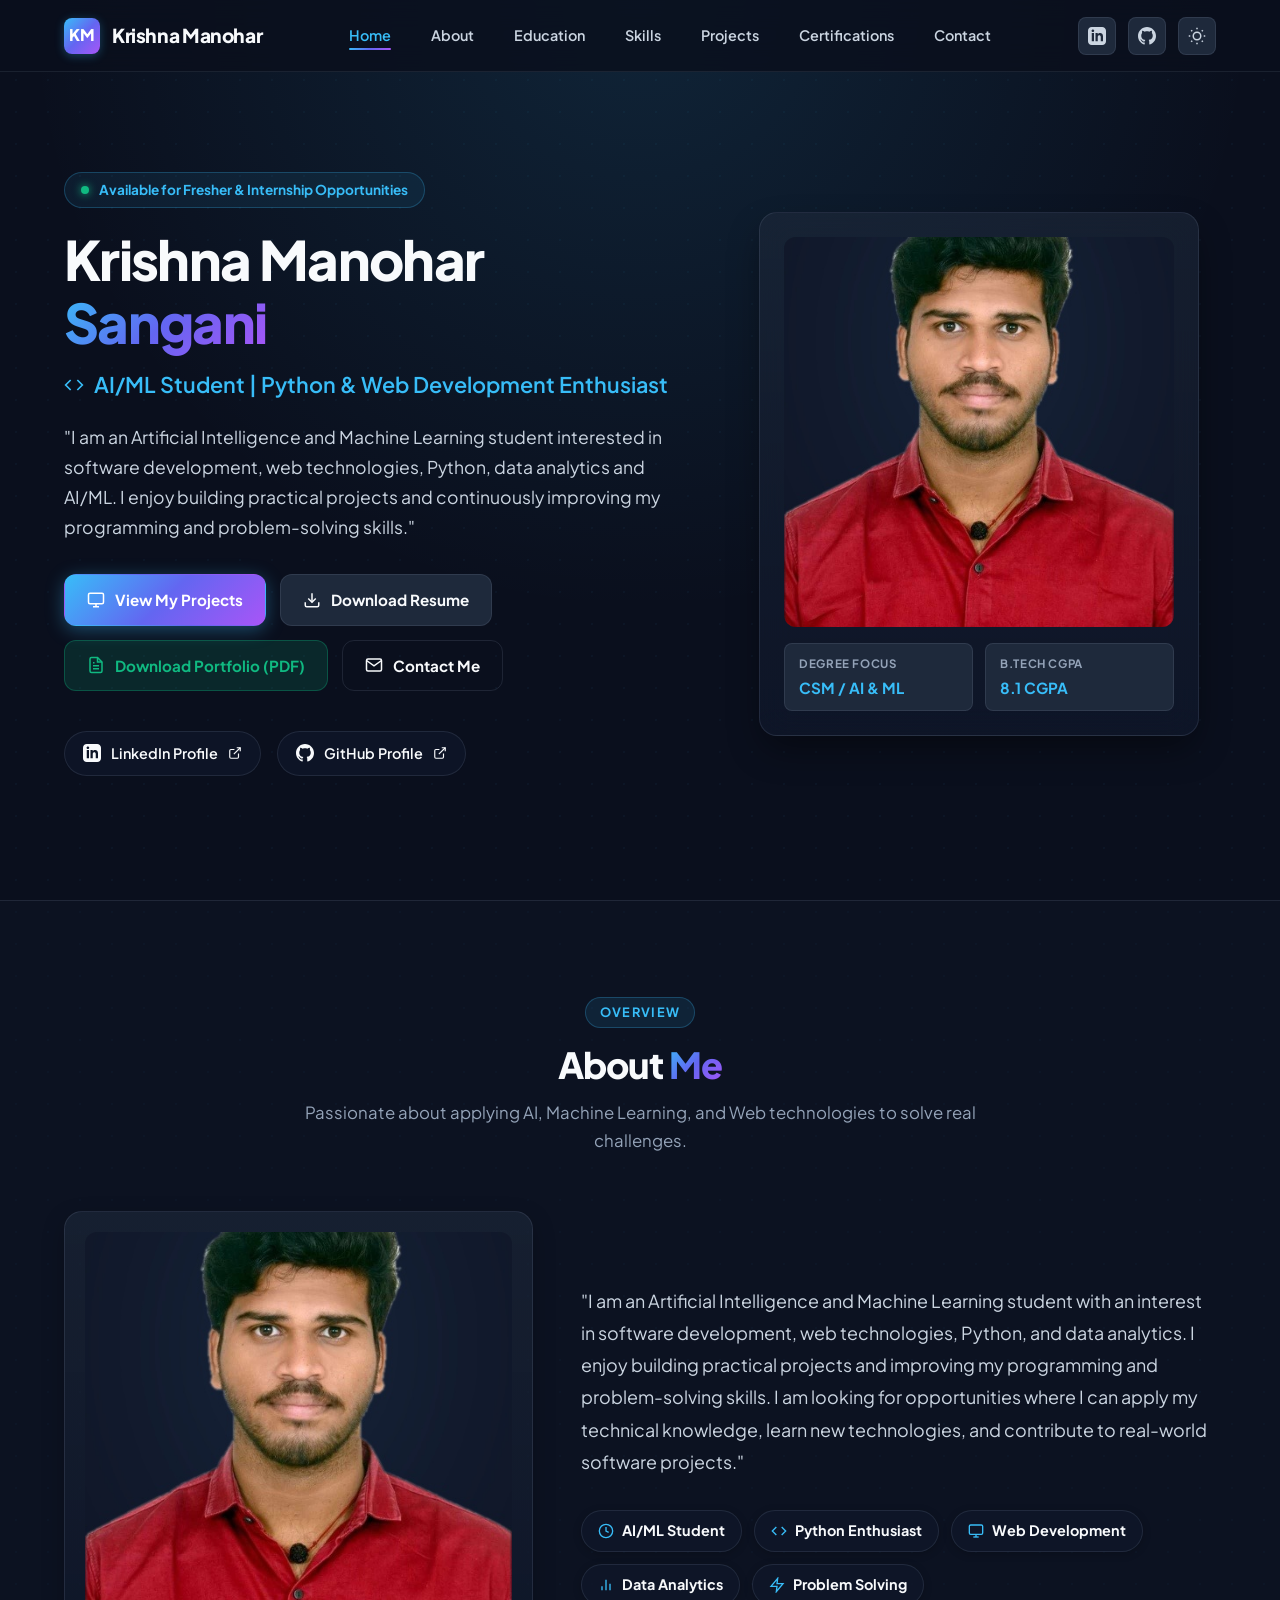
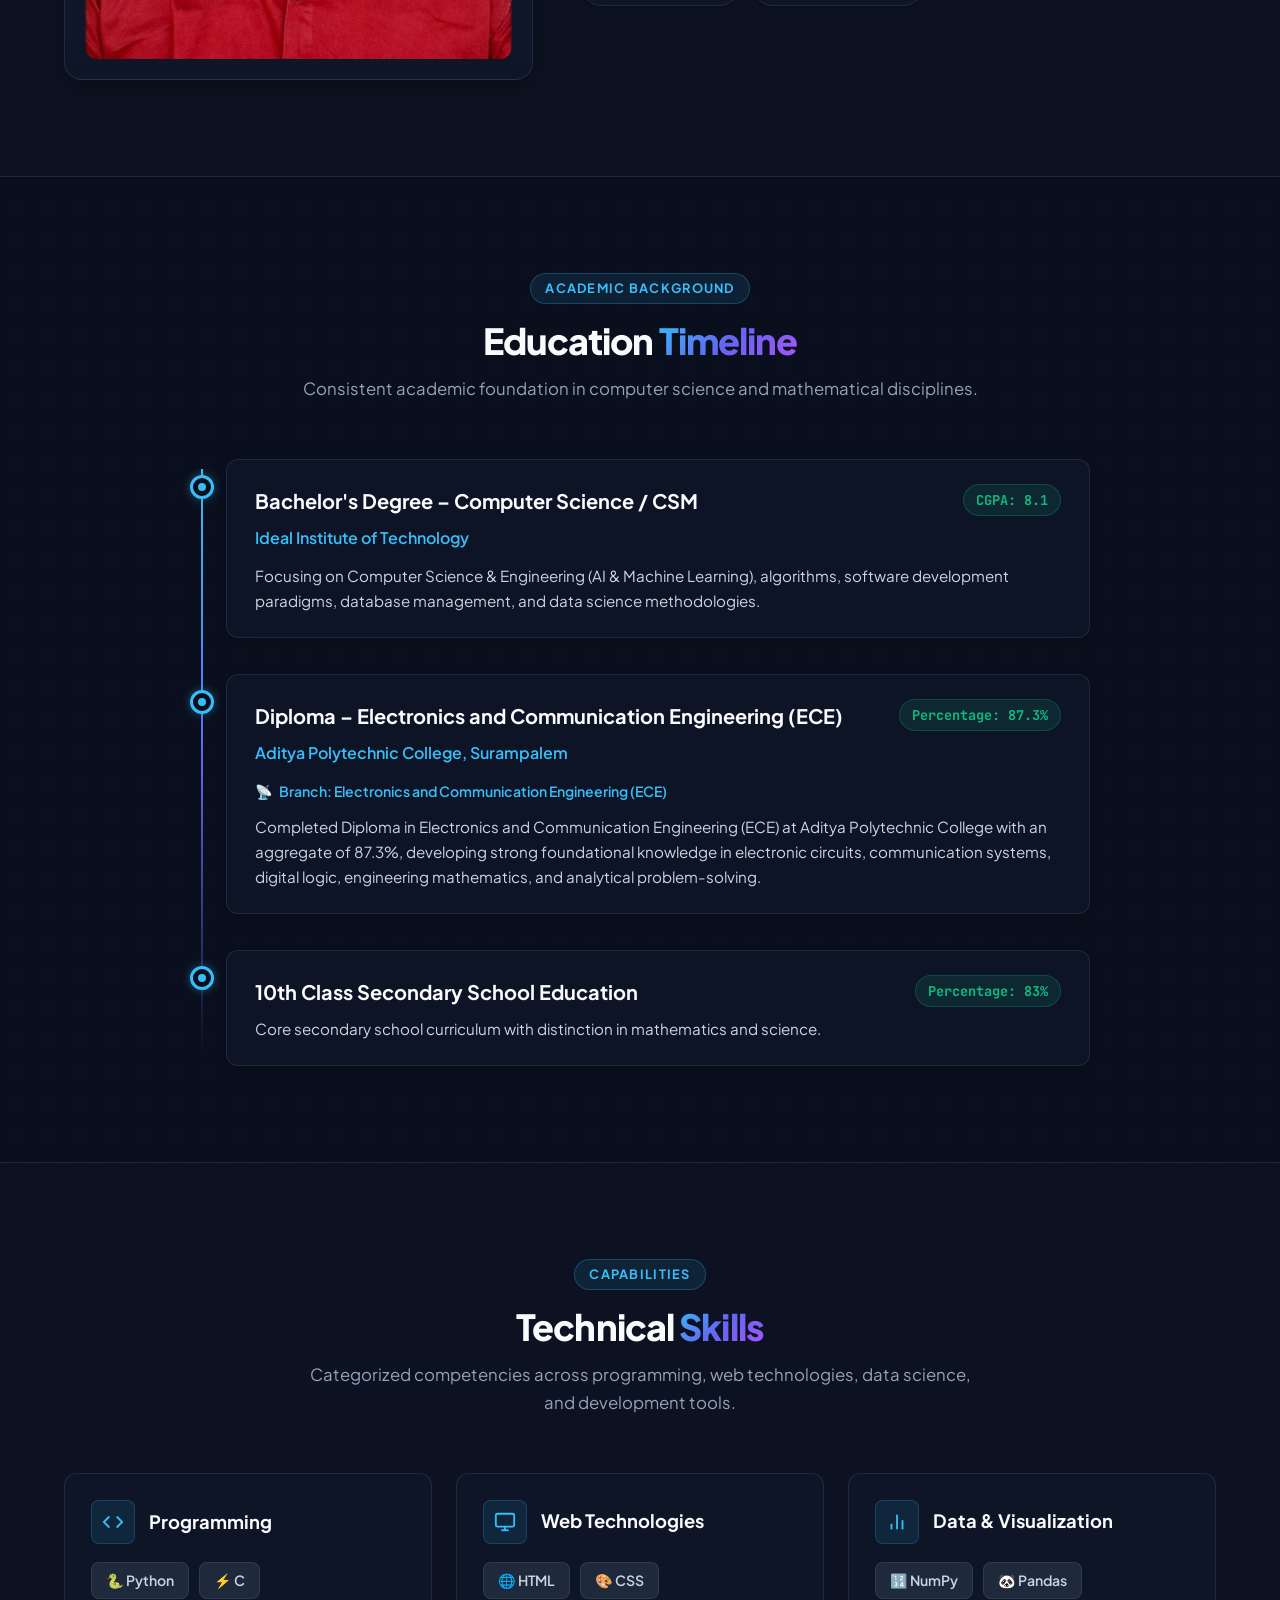
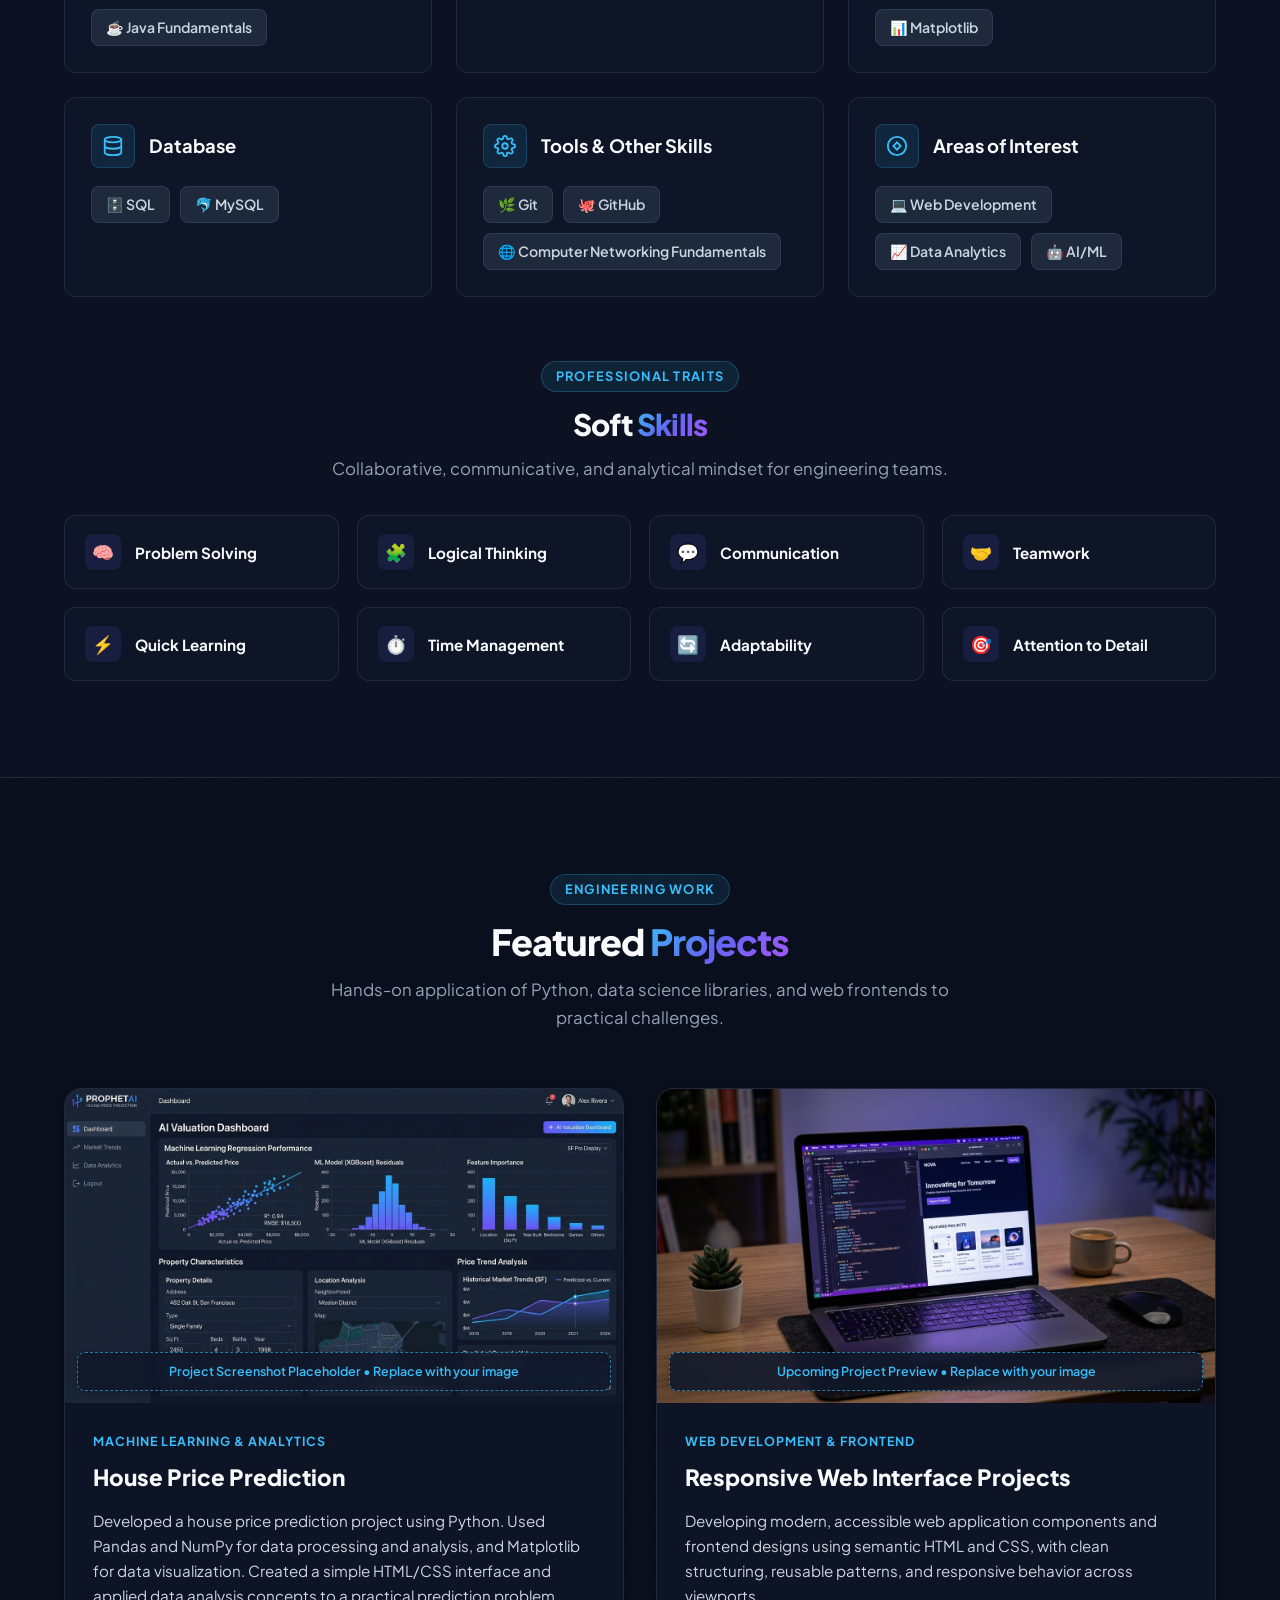
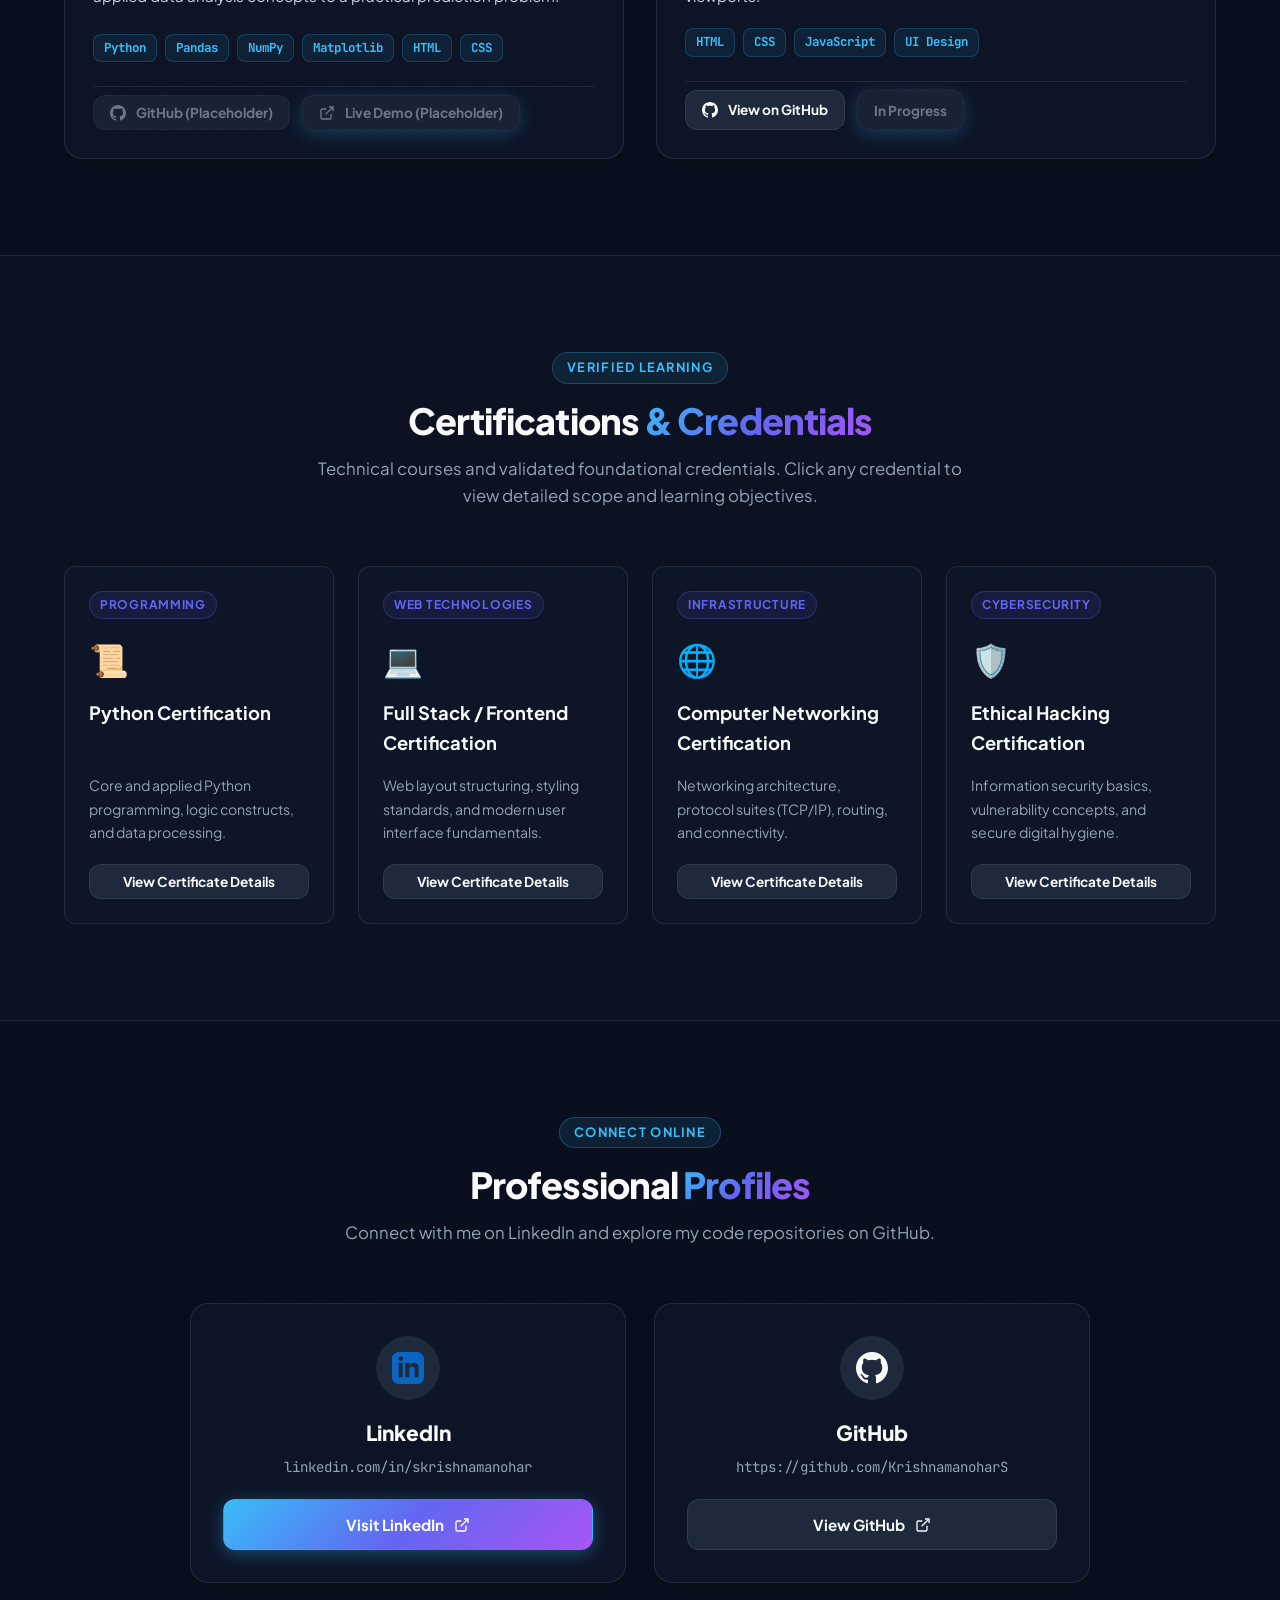
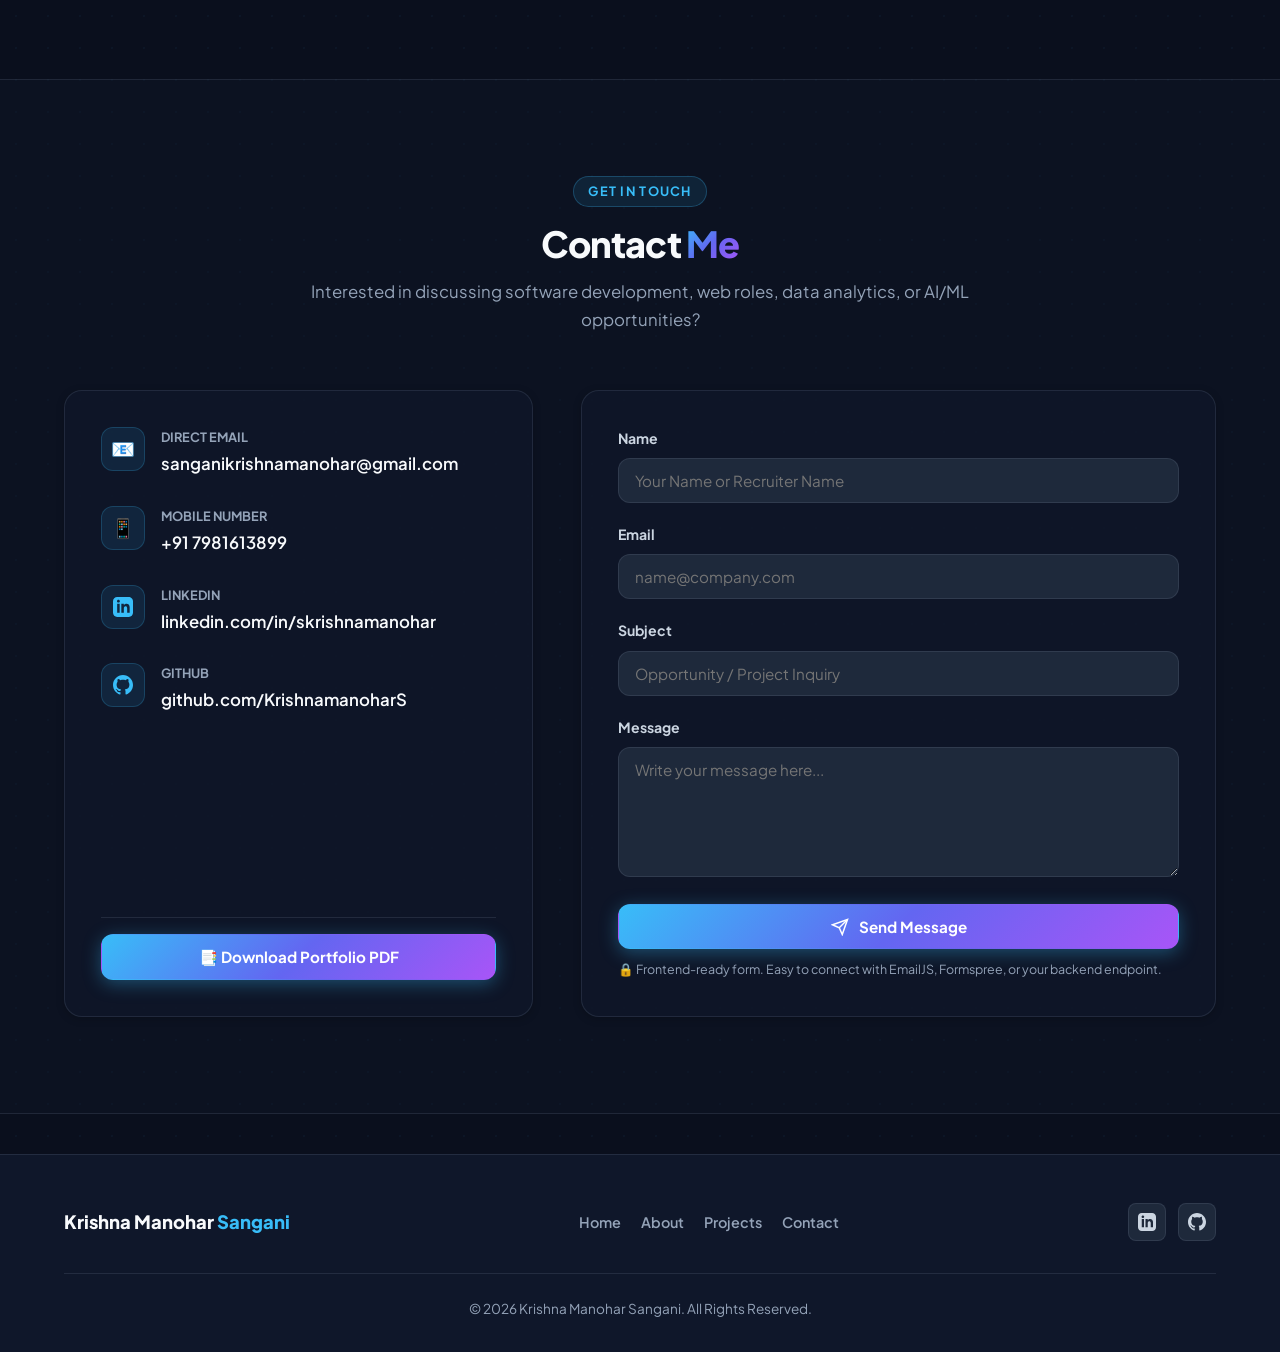
<file: index.html>
<!DOCTYPE html>
<html lang="en" data-theme="dark">
<head>
  <meta charset="UTF-8">
  <meta name="viewport" content="width=device-width, initial-scale=1.0">
  <title>Krishna Manohar Sangani | AI/ML Student Portfolio</title>
  
  <!-- SEO Meta Tags -->
  <meta name="description" content="Portfolio of Krishna Manohar Sangani - AI/ML Student, Python, Web Development, and Data Analytics enthusiast.">
  <meta name="keywords" content="Krishna Manohar Sangani, AI/ML, Python, Web Development, Data Analytics, Software Development, Ideal Institute of Technology">
  <meta name="author" content="Krishna Manohar Sangani">

  <!-- Open Graph / Social Cards -->
  <meta property="og:title" content="Krishna Manohar Sangani | AI/ML Student Portfolio">
  <meta property="og:description" content="Portfolio of Krishna Manohar Sangani - Artificial Intelligence and Machine Learning student, Python, Web Development, and Data Analytics enthusiast.">
  <meta property="og:type" content="website">
  <meta property="og:image" content="assets/images/profile_avatar.jpg">

  <!-- Twitter Card -->
  <meta name="twitter:card" content="summary_large_image">
  <meta name="twitter:title" content="Krishna Manohar Sangani | AI/ML Student Portfolio">
  <meta name="twitter:description" content="Portfolio of Krishna Manohar Sangani - Artificial Intelligence and Machine Learning student, Python, Web Development, and Data Analytics enthusiast.">
  <meta name="twitter:image" content="assets/images/profile_avatar.jpg">

  <!-- Google Fonts -->
  <link rel="preconnect" href="https://fonts.googleapis.com">
  <link rel="preconnect" href="https://fonts.gstatic.com" crossorigin>
  <link href="https://fonts.googleapis.com/css2?family=JetBrains+Mono:wght@400;500;600;700&family=Plus+Jakarta+Sans:wght@300;400;500;600;700;800&display=swap" rel="stylesheet">

  <!-- Stylesheet -->
  <link rel="stylesheet" href="assets/css/style.css">
</head>
<body>

  <!-- ==========================================================================
       Print-Only Recruiter Header (shown only when printing / saving as PDF)
       ========================================================================== -->
  <div class="print-header-contact" style="display: none;">
    <div><strong>Krishna Manohar Sangani</strong> | AI/ML Student</div>
    <div>LinkedIn: linkedin.com/in/skrishnamanohar</div>
    <div>GitHub: github.com/KrishnamanoharS</div>
    <div>Email: sanganikrishnamanohar@gmail.com</div>
    <div>Mobile: +91 7981613899</div>
  </div>

  <!-- ==========================================================================
       Sticky Navigation Bar
       ========================================================================== -->
  <header class="navbar" id="navbar">
    <div class="container nav-container">
      <a href="#home" class="nav-brand" aria-label="Krishna Manohar Sangani Home">
        <span class="brand-badge">KM</span>
        <span>Krishna Manohar</span>
      </a>

      <!-- Desktop & Mobile Navigation Links -->
      <nav>
        <ul class="nav-menu" id="nav-menu">
          <li><a href="#home" class="nav-link active">Home</a></li>
          <li><a href="#about" class="nav-link">About</a></li>
          <li><a href="#education" class="nav-link">Education</a></li>
          <li><a href="#skills" class="nav-link">Skills</a></li>
          <li><a href="#projects" class="nav-link">Projects</a></li>
          <li><a href="#certifications" class="nav-link">Certifications</a></li>
          <li><a href="#contact" class="nav-link">Contact</a></li>
        </ul>
      </nav>

      <!-- Right Navbar Action Controls -->
      <div class="nav-actions">
        <!-- LinkedIn Icon -->
        <a href="https://www.linkedin.com/in/skrishnamanohar" target="_blank" rel="noopener noreferrer" class="nav-social-btn" aria-label="Krishna Manohar on LinkedIn">
          <svg width="18" height="18" viewBox="0 0 24 24" fill="currentColor">
            <path d="M19 0h-14c-2.761 0-5 2.239-5 5v14c0 2.761 2.239 5 5 5h14c2.762 0 5-2.239 5-5v-14c0-2.761-2.738-5-5-5zm-11 19h-3v-11h3v11zm-1.5-12.268c-.966 0-1.75-.79-1.75-1.764s.784-1.764 1.75-1.764 1.75.79 1.75 1.764-.783 1.764-1.75 1.764zm13.5 12.268h-3v-5.604c0-3.368-4-3.113-4 0v5.604h-3v-11h3v1.765c1.396-2.586 7-2.777 7 2.476v6.759z"/>
          </svg>
        </a>

        <!-- GitHub Icon -->
        <a href="https://github.com/KrishnamanoharS" target="_blank" rel="noopener noreferrer" class="nav-social-btn" aria-label="Krishna Manohar on GitHub">
          <svg width="18" height="18" viewBox="0 0 24 24" fill="currentColor">
            <path d="M12 0c-6.626 0-12 5.373-12 12 0 5.302 3.438 9.8 8.207 11.387.599.111.793-.261.793-.577v-2.234c-3.338.726-4.033-1.416-4.033-1.416-.546-1.387-1.333-1.756-1.333-1.756-1.089-.745.083-.729.083-.729 1.205.084 1.839 1.237 1.839 1.237 1.07 1.834 2.807 1.304 3.492.997.107-.775.418-1.305.762-1.604-2.665-.305-5.467-1.334-5.467-5.931 0-1.311.469-2.381 1.236-3.221-.124-.303-.535-1.524.117-3.176 0 0 1.008-.322 3.301 1.23.957-.266 1.983-.399 3.003-.404 1.02.005 2.047.138 3.006.404 2.291-1.552 3.297-1.23 3.297-1.23.653 1.653.242 2.874.118 3.176.77.84 1.235 1.911 1.235 3.221 0 4.609-2.807 5.624-5.479 5.921.43.372.823 1.102.823 2.222v3.293c0 .319.192.694.801.576 4.765-1.589 8.199-6.086 8.199-11.386 0-6.627-5.373-12-12-12z"/>
          </svg>
        </a>

        <!-- Dark / Light Mode Toggle -->
        <button id="theme-toggle-btn" class="theme-toggle-btn" aria-label="Toggle theme">
          <!-- Sun Icon (shown in dark mode) -->
          <svg class="icon-sun" width="18" height="18" viewBox="0 0 24 24" fill="none" stroke="currentColor" stroke-width="2">
            <circle cx="12" cy="12" r="5"></circle>
            <line x1="12" y1="1" x2="12" y2="3"></line>
            <line x1="12" y1="21" x2="12" y2="23"></line>
            <line x1="4.22" y1="4.22" x2="5.64" y2="5.64"></line>
            <line x1="18.36" y1="18.36" x2="19.78" y2="19.78"></line>
            <line x1="1" y1="12" x2="3" y2="12"></line>
            <line x1="21" y1="12" x2="23" y2="12"></line>
            <line x1="4.22" y1="19.78" x2="5.64" y2="18.36"></line>
            <line x1="18.36" y1="5.64" x2="19.78" y2="4.22"></line>
          </svg>
          <!-- Moon Icon (shown in light mode) -->
          <svg class="icon-moon" width="18" height="18" viewBox="0 0 24 24" fill="none" stroke="currentColor" stroke-width="2">
            <path d="M21 12.79A9 9 0 1 1 11.21 3 7 7 0 0 0 21 12.79z"></path>
          </svg>
        </button>

        <!-- Mobile Hamburger Button -->
        <button id="hamburger-btn" class="hamburger-btn" aria-label="Open Navigation Menu" aria-expanded="false">
          <svg width="24" height="24" viewBox="0 0 24 24" fill="none" stroke="currentColor" stroke-width="2">
            <line x1="3" y1="12" x2="21" y2="12"></line>
            <line x1="3" y1="6" x2="21" y2="6"></line>
            <line x1="3" y1="18" x2="21" y2="18"></line>
          </svg>
        </button>
      </div>
    </div>
  </header>

  <!-- ==========================================================================
       HERO SECTION
       ========================================================================== -->
  <section class="hero-section" id="home">
    <div class="container">
      <div class="hero-grid">
        <div class="hero-text-col">
          <div class="hero-badge">
            <span class="status-dot"></span>
            <span>Available for Fresher & Internship Opportunities</span>
          </div>

          <h1 class="hero-name">
            Krishna Manohar <span class="name-gradient">Sangani</span>
          </h1>

          <div class="hero-headline">
            <svg width="20" height="20" viewBox="0 0 24 24" fill="none" stroke="currentColor" stroke-width="2">
              <polyline points="16 18 22 12 16 6"></polyline>
              <polyline points="8 6 2 12 8 18"></polyline>
            </svg>
            <span>AI/ML Student | Python & Web Development Enthusiast</span>
          </div>

          <p class="hero-intro">
            "I am an Artificial Intelligence and Machine Learning student interested in software development, web technologies, Python, data analytics and AI/ML. I enjoy building practical projects and continuously improving my programming and problem-solving skills."
          </p>

          <!-- Primary Action Buttons -->
          <div class="btn-group">
            <a href="#projects" class="btn btn-primary" id="btn-view-projects">
              <svg width="18" height="18" viewBox="0 0 24 24" fill="none" stroke="currentColor" stroke-width="2">
                <rect x="2" y="3" width="20" height="14" rx="2" ry="2"></rect>
                <line x1="8" y1="21" x2="16" y2="21"></line>
                <line x1="12" y1="17" x2="12" y2="21"></line>
              </svg>
              <span>View My Projects</span>
            </a>

            <button class="btn btn-secondary btn-download-resume" id="btn-hero-resume">
              <svg width="18" height="18" viewBox="0 0 24 24" fill="none" stroke="currentColor" stroke-width="2">
                <path d="M21 15v4a2 2 0 0 1-2 2H5a2 2 0 0 1-2-2v-4"></path>
                <polyline points="7 10 12 15 17 10"></polyline>
                <line x1="12" y1="15" x2="12" y2="3"></line>
              </svg>
              <span>Download Resume</span>
            </button>

            <!-- Important Feature: Download Portfolio as PDF -->
            <button class="btn btn-accent btn-download-portfolio" id="btn-hero-download-portfolio">
              <svg width="18" height="18" viewBox="0 0 24 24" fill="none" stroke="currentColor" stroke-width="2">
                <path d="M14 2H6a2 2 0 0 0-2 2v16a2 2 0 0 0 2 2h12a2 2 0 0 0 2-2V8z"></path>
                <polyline points="14 2 14 8 20 8"></polyline>
                <line x1="16" y1="13" x2="8" y2="13"></line>
                <line x1="16" y1="17" x2="8" y2="17"></line>
                <polyline points="10 9 9 9 8 9"></polyline>
              </svg>
              <span>Download Portfolio (PDF)</span>
            </button>

            <a href="#contact" class="btn btn-outline" id="btn-hero-contact">
              <svg width="18" height="18" viewBox="0 0 24 24" fill="none" stroke="currentColor" stroke-width="2">
                <path d="M4 4h16c1.1 0 2 .9 2 2v12c0 1.1-.9 2-2 2H4c-1.1 0-2-.9-2-2V6c0-1.1.9-2 2-2z"></path>
                <polyline points="22,6 12,13 2,6"></polyline>
              </svg>
              <span>Contact Me</span>
            </a>
          </div>

          <!-- Prominent Social Buttons -->
          <div class="hero-socials">
            <a href="https://www.linkedin.com/in/skrishnamanohar" target="_blank" rel="noopener noreferrer" class="social-pill-btn linkedin-pill" id="hero-linkedin-btn">
              <svg width="18" height="18" viewBox="0 0 24 24" fill="currentColor">
                <path d="M19 0h-14c-2.761 0-5 2.239-5 5v14c0 2.761 2.239 5 5 5h14c2.762 0 5-2.239 5-5v-14c0-2.761-2.738-5-5-5zm-11 19h-3v-11h3v11zm-1.5-12.268c-.966 0-1.75-.79-1.75-1.764s.784-1.764 1.75-1.764 1.75.79 1.75 1.764-.783 1.764-1.75 1.764zm13.5 12.268h-3v-5.604c0-3.368-4-3.113-4 0v5.604h-3v-11h3v1.765c1.396-2.586 7-2.777 7 2.476v6.759z"/>
              </svg>
              <span>LinkedIn Profile</span>
              <svg width="14" height="14" viewBox="0 0 24 24" fill="none" stroke="currentColor" stroke-width="2"><path d="M18 13v6a2 2 0 0 1-2 2H5a2 2 0 0 1-2-2V8a2 2 0 0 1 2-2h6"></path><polyline points="15 3 21 3 21 9"></polyline><line x1="10" y1="14" x2="21" y2="3"></line></svg>
            </a>

            <a href="https://github.com/KrishnamanoharS" target="_blank" rel="noopener noreferrer" class="social-pill-btn github-pill" id="hero-github-btn">
              <svg width="18" height="18" viewBox="0 0 24 24" fill="currentColor">
                <path d="M12 0c-6.626 0-12 5.373-12 12 0 5.302 3.438 9.8 8.207 11.387.599.111.793-.261.793-.577v-2.234c-3.338.726-4.033-1.416-4.033-1.416-.546-1.387-1.333-1.756-1.333-1.756-1.089-.745.083-.729.083-.729 1.205.084 1.839 1.237 1.839 1.237 1.07 1.834 2.807 1.304 3.492.997.107-.775.418-1.305.762-1.604-2.665-.305-5.467-1.334-5.467-5.931 0-1.311.469-2.381 1.236-3.221-.124-.303-.535-1.524.117-3.176 0 0 1.008-.322 3.301 1.23.957-.266 1.983-.399 3.003-.404 1.02.005 2.047.138 3.006.404 2.291-1.552 3.297-1.23 3.297-1.23.653 1.653.242 2.874.118 3.176.77.84 1.235 1.911 1.235 3.221 0 4.609-2.807 5.624-5.479 5.921.43.372.823 1.102.823 2.222v3.293c0 .319.192.694.801.576 4.765-1.589 8.199-6.086 8.199-11.386 0-6.627-5.373-12-12-12z"/>
              </svg>
              <span>GitHub Profile</span>
              <svg width="14" height="14" viewBox="0 0 24 24" fill="none" stroke="currentColor" stroke-width="2"><path d="M18 13v6a2 2 0 0 1-2 2H5a2 2 0 0 1-2-2V8a2 2 0 0 1 2-2h6"></path><polyline points="15 3 21 3 21 9"></polyline><line x1="10" y1="14" x2="21" y2="3"></line></svg>
            </a>
          </div>
        </div>

        <!-- Hero Visual Profile Card -->
        <div class="hero-visual">
          <div class="hero-visual-card">
            <div class="avatar-wrapper">
              <img src="assets/images/profile_avatar.jpg" alt="Krishna Manohar Sangani - Profile Image" class="avatar-img" id="hero-profile-avatar">
            </div>

            <div class="hero-meta-strip">
              <div class="meta-pill">
                <span class="meta-pill-label">Degree Focus</span>
                <span class="meta-pill-val">CSM / AI & ML</span>
              </div>
              <div class="meta-pill">
                <span class="meta-pill-label">B.Tech CGPA</span>
                <span class="meta-pill-val">8.1 CGPA</span>
              </div>
            </div>
          </div>
        </div>
      </div>
    </div>
  </section>

  <!-- ==========================================================================
       ABOUT SECTION
       ========================================================================== -->
  <section class="section section-alt" id="about">
    <div class="container">
      <div class="section-header">
        <div class="section-tag">Overview</div>
        <h2 class="section-title">About <span class="gradient-text">Me</span></h2>
        <p class="section-subtitle">Passionate about applying AI, Machine Learning, and Web technologies to solve real challenges.</p>
      </div>

      <div class="about-grid">
        <div class="about-photo-col">
          <div class="about-photo-card">
            <div class="about-img-box">
              <img src="assets/images/profile_avatar.jpg" alt="Krishna Manohar Sangani Profile Photo">
            </div>
          </div>
        </div>

        <div class="about-content">
          <p class="about-text">
            "I am an Artificial Intelligence and Machine Learning student with an interest in software development, web technologies, Python, and data analytics. I enjoy building practical projects and improving my programming and problem-solving skills. I am looking for opportunities where I can apply my technical knowledge, learn new technologies, and contribute to real-world software projects."
          </p>

          <!-- Small Highlights required in Section 4 -->
          <div class="about-highlights">
            <div class="highlight-badge">
              <svg width="16" height="16" viewBox="0 0 24 24" fill="none" stroke="currentColor" stroke-width="2"><circle cx="12" cy="12" r="10"></circle><polyline points="12 6 12 12 16 14"></polyline></svg>
              <span>AI/ML Student</span>
            </div>
            <div class="highlight-badge">
              <svg width="16" height="16" viewBox="0 0 24 24" fill="none" stroke="currentColor" stroke-width="2"><polyline points="16 18 22 12 16 6"></polyline><polyline points="8 6 2 12 8 18"></polyline></svg>
              <span>Python Enthusiast</span>
            </div>
            <div class="highlight-badge">
              <svg width="16" height="16" viewBox="0 0 24 24" fill="none" stroke="currentColor" stroke-width="2"><rect x="2" y="3" width="20" height="14" rx="2" ry="2"></rect><line x1="8" y1="21" x2="16" y2="21"></line><line x1="12" y1="17" x2="12" y2="21"></line></svg>
              <span>Web Development</span>
            </div>
            <div class="highlight-badge">
              <svg width="16" height="16" viewBox="0 0 24 24" fill="none" stroke="currentColor" stroke-width="2"><line x1="18" y1="20" x2="18" y2="10"></line><line x1="12" y1="20" x2="12" y2="4"></line><line x1="6" y1="20" x2="6" y2="14"></line></svg>
              <span>Data Analytics</span>
            </div>
            <div class="highlight-badge">
              <svg width="16" height="16" viewBox="0 0 24 24" fill="none" stroke="currentColor" stroke-width="2"><polygon points="13 2 3 14 12 14 11 22 21 10 12 10 13 2"></polygon></svg>
              <span>Problem Solving</span>
            </div>
          </div>
        </div>
      </div>
    </div>
  </section>

  <!-- ==========================================================================
       EDUCATION SECTION
       ========================================================================== -->
  <section class="section" id="education">
    <div class="container">
      <div class="section-header">
        <div class="section-tag">Academic Background</div>
        <h2 class="section-title">Education <span class="gradient-text">Timeline</span></h2>
        <p class="section-subtitle">Consistent academic foundation in computer science and mathematical disciplines.</p>
      </div>

      <div class="timeline">
        <!-- Degree -->
        <div class="timeline-item">
          <div class="timeline-node"></div>
          <div class="timeline-card">
            <div class="timeline-header">
              <h3 class="timeline-title">Bachelor's Degree – Computer Science / CSM</h3>
              <span class="timeline-score">CGPA: 8.1</span>
            </div>
            <div class="timeline-institution">Ideal Institute of Technology</div>
            <p class="timeline-desc">
              Focusing on Computer Science & Engineering (AI & Machine Learning), algorithms, software development paradigms, database management, and data science methodologies.
            </p>
          </div>
        </div>

        <!-- Diploma -->
        <div class="timeline-item">
          <div class="timeline-node"></div>
          <div class="timeline-card">
            <div class="timeline-header">
              <h3 class="timeline-title">Diploma – Electronics and Communication Engineering (ECE)</h3>
              <span class="timeline-score">Percentage: 87.3%</span>
            </div>
            <div class="timeline-institution">Aditya Polytechnic College, Surampalem</div>
            <div class="timeline-branch-tag" style="display: inline-flex; align-items: center; gap: 6px; font-size: 0.88rem; font-weight: 600; color: var(--accent-cyan); margin-bottom: 10px;">
              <span>📡</span> Branch: Electronics and Communication Engineering (ECE)
            </div>
            <p class="timeline-desc">
              Completed Diploma in Electronics and Communication Engineering (ECE) at Aditya Polytechnic College with an aggregate of 87.3%, developing strong foundational knowledge in electronic circuits, communication systems, digital logic, engineering mathematics, and analytical problem-solving.
            </p>
          </div>
        </div>

        <!-- 10th Class -->
        <div class="timeline-item">
          <div class="timeline-node"></div>
          <div class="timeline-card">
            <div class="timeline-header">
              <h3 class="timeline-title">10th Class Secondary School Education</h3>
              <span class="timeline-score">Percentage: 83%</span>
            </div>
            <p class="timeline-desc">
              Core secondary school curriculum with distinction in mathematics and science.
            </p>
          </div>
        </div>
      </div>
    </div>
  </section>

  <!-- ==========================================================================
       TECHNICAL SKILLS SECTION
       ========================================================================== -->
  <section class="section section-alt" id="skills">
    <div class="container">
      <div class="section-header">
        <div class="section-tag">Capabilities</div>
        <h2 class="section-title">Technical <span class="gradient-text">Skills</span></h2>
        <p class="section-subtitle">Categorized competencies across programming, web technologies, data science, and development tools.</p>
      </div>

      <div class="skills-grid">
        <!-- Programming -->
        <div class="skill-card">
          <div class="skill-card-head">
            <div class="skill-icon-box">
              <svg width="22" height="22" viewBox="0 0 24 24" fill="none" stroke="currentColor" stroke-width="2"><polyline points="16 18 22 12 16 6"></polyline><polyline points="8 6 2 12 8 18"></polyline></svg>
            </div>
            <h3 class="skill-category-title">Programming</h3>
          </div>
          <div class="skill-pill-list">
            <span class="skill-badge">🐍 Python</span>
            <span class="skill-badge">⚡ C</span>
            <span class="skill-badge">☕ Java Fundamentals</span>
          </div>
        </div>

        <!-- Web Technologies -->
        <div class="skill-card">
          <div class="skill-card-head">
            <div class="skill-icon-box">
              <svg width="22" height="22" viewBox="0 0 24 24" fill="none" stroke="currentColor" stroke-width="2"><rect x="2" y="3" width="20" height="14" rx="2" ry="2"></rect><line x1="8" y1="21" x2="16" y2="21"></line><line x1="12" y1="17" x2="12" y2="21"></line></svg>
            </div>
            <h3 class="skill-category-title">Web Technologies</h3>
          </div>
          <div class="skill-pill-list">
            <span class="skill-badge">🌐 HTML</span>
            <span class="skill-badge">🎨 CSS</span>
          </div>
        </div>

        <!-- Data & Visualization -->
        <div class="skill-card">
          <div class="skill-card-head">
            <div class="skill-icon-box">
              <svg width="22" height="22" viewBox="0 0 24 24" fill="none" stroke="currentColor" stroke-width="2"><line x1="18" y1="20" x2="18" y2="10"></line><line x1="12" y1="20" x2="12" y2="4"></line><line x1="6" y1="20" x2="6" y2="14"></line></svg>
            </div>
            <h3 class="skill-category-title">Data & Visualization</h3>
          </div>
          <div class="skill-pill-list">
            <span class="skill-badge">🔢 NumPy</span>
            <span class="skill-badge">🐼 Pandas</span>
            <span class="skill-badge">📊 Matplotlib</span>
          </div>
        </div>

        <!-- Database -->
        <div class="skill-card">
          <div class="skill-card-head">
            <div class="skill-icon-box">
              <svg width="22" height="22" viewBox="0 0 24 24" fill="none" stroke="currentColor" stroke-width="2"><ellipse cx="12" cy="5" rx="9" ry="3"></ellipse><path d="M21 12c0 1.66-4 3-9 3s-9-1.34-9-3"></path><path d="M3 5v14c0 1.66 4 3 9 3s9-1.34 9-3V5"></path></svg>
            </div>
            <h3 class="skill-category-title">Database</h3>
          </div>
          <div class="skill-pill-list">
            <span class="skill-badge">🗄️ SQL</span>
            <span class="skill-badge">🐬 MySQL</span>
          </div>
        </div>

        <!-- Tools & Other Skills -->
        <div class="skill-card">
          <div class="skill-card-head">
            <div class="skill-icon-box">
              <svg width="22" height="22" viewBox="0 0 24 24" fill="none" stroke="currentColor" stroke-width="2"><circle cx="12" cy="12" r="3"></circle><path d="M19.4 15a1.65 1.65 0 0 0 .33 1.82l.06.06a2 2 0 0 1 0 2.83 2 2 0 0 1-2.83 0l-.06-.06a1.65 1.65 0 0 0-1.82-.33 1.65 1.65 0 0 0-1 1.51V21a2 2 0 0 1-2 2 2 2 0 0 1-2-2v-.09A1.65 1.65 0 0 0 9 19.4a1.65 1.65 0 0 0-1.82.33l-.06.06a2 2 0 0 1-2.83 0 2 2 0 0 1 0-2.83l.06-.06a1.65 1.65 0 0 0 .33-1.82 1.65 1.65 0 0 0-1.51-1H3a2 2 0 0 1-2-2 2 2 0 0 1 2-2h.09A1.65 1.65 0 0 0 4.6 9a1.65 1.65 0 0 0-.33-1.82l-.06-.06a2 2 0 0 1 0-2.83 2 2 0 0 1 2.83 0l.06.06a1.65 1.65 0 0 0 1.82.33H9a1.65 1.65 0 0 0 1-1.51V3a2 2 0 0 1 2-2 2 2 0 0 1 2 2v.09a1.65 1.65 0 0 0 1 1.51 1.65 1.65 0 0 0 1.82-.33l.06-.06a2 2 0 0 1 2.83 0 2 2 0 0 1 0 2.83l-.06.06a1.65 1.65 0 0 0-.33 1.82V9a1.65 1.65 0 0 0 1.51 1H21a2 2 0 0 1 2 2 2 2 0 0 1-2 2h-.09a1.65 1.65 0 0 0-1.51 1z"></path></svg>
            </div>
            <h3 class="skill-category-title">Tools & Other Skills</h3>
          </div>
          <div class="skill-pill-list">
            <span class="skill-badge">🌿 Git</span>
            <span class="skill-badge">🐙 GitHub</span>
            <span class="skill-badge">🌐 Computer Networking Fundamentals</span>
          </div>
        </div>

        <!-- Areas of Interest -->
        <div class="skill-card">
          <div class="skill-card-head">
            <div class="skill-icon-box">
              <svg width="22" height="22" viewBox="0 0 24 24" fill="none" stroke="currentColor" stroke-width="2"><circle cx="12" cy="12" r="10"></circle><polygon points="12 8 8 12 12 16 16 12 12 8"></polygon></svg>
            </div>
            <h3 class="skill-category-title">Areas of Interest</h3>
          </div>
          <div class="skill-pill-list">
            <span class="skill-badge">💻 Web Development</span>
            <span class="skill-badge">📈 Data Analytics</span>
            <span class="skill-badge">🤖 AI/ML</span>
          </div>
        </div>
      </div>

      <!-- ==========================================================================
           SOFT SKILLS SUB-SECTION
           ========================================================================== -->
      <div style="margin-top: 64px;">
        <div class="section-header" style="margin-bottom: 32px;">
          <div class="section-tag">Professional Traits</div>
          <h3 class="section-title" style="font-size: 1.85rem;">Soft <span class="gradient-text">Skills</span></h3>
          <p class="section-subtitle">Collaborative, communicative, and analytical mindset for engineering teams.</p>
        </div>

        <div class="soft-skills-grid">
          <div class="soft-skill-card">
            <div class="soft-skill-icon">🧠</div>
            <span class="soft-skill-name">Problem Solving</span>
          </div>
          <div class="soft-skill-card">
            <div class="soft-skill-icon">🧩</div>
            <span class="soft-skill-name">Logical Thinking</span>
          </div>
          <div class="soft-skill-card">
            <div class="soft-skill-icon">💬</div>
            <span class="soft-skill-name">Communication</span>
          </div>
          <div class="soft-skill-card">
            <div class="soft-skill-icon">🤝</div>
            <span class="soft-skill-name">Teamwork</span>
          </div>
          <div class="soft-skill-card">
            <div class="soft-skill-icon">⚡</div>
            <span class="soft-skill-name">Quick Learning</span>
          </div>
          <div class="soft-skill-card">
            <div class="soft-skill-icon">⏱️</div>
            <span class="soft-skill-name">Time Management</span>
          </div>
          <div class="soft-skill-card">
            <div class="soft-skill-icon">🔄</div>
            <span class="soft-skill-name">Adaptability</span>
          </div>
          <div class="soft-skill-card">
            <div class="soft-skill-icon">🎯</div>
            <span class="soft-skill-name">Attention to Detail</span>
          </div>
        </div>
      </div>
    </div>
  </section>

  <!-- ==========================================================================
       PROJECTS SECTION
       ========================================================================== -->
  <section class="section" id="projects">
    <div class="container">
      <div class="section-header">
        <div class="section-tag">Engineering Work</div>
        <h2 class="section-title">Featured <span class="gradient-text">Projects</span></h2>
        <p class="section-subtitle">Hands-on application of Python, data science libraries, and web frontends to practical challenges.</p>
      </div>

      <div class="projects-grid">
        <!-- Project 1: House Price Prediction -->
        <article class="project-card">
          <div class="project-media-wrap">
            <img src="assets/images/house_price_prediction.jpg" alt="House Price Prediction Dashboard Screenshot" class="project-img">
            <div class="placeholder-badge">
              <span>Project Screenshot Placeholder • Replace with your image</span>
            </div>
          </div>
          <div class="project-body">
            <div class="project-category">Machine Learning & Analytics</div>
            <h3 class="project-title">House Price Prediction</h3>
            <p class="project-desc">
              Developed a house price prediction project using Python. Used Pandas and NumPy for data processing and analysis, and Matplotlib for data visualization. Created a simple HTML/CSS interface and applied data analysis concepts to a practical prediction problem.
            </p>
            <div class="tech-tag-list">
              <span class="tech-tag">Python</span>
              <span class="tech-tag">Pandas</span>
              <span class="tech-tag">NumPy</span>
              <span class="tech-tag">Matplotlib</span>
              <span class="tech-tag">HTML</span>
              <span class="tech-tag">CSS</span>
            </div>
            <div class="project-actions">
              <!-- Configurable Placeholder Buttons -->
              <button class="btn btn-secondary btn-sm btn-disabled-placeholder" data-type="GitHub Repository" title="GitHub Repository Placeholder">
                <svg width="16" height="16" viewBox="0 0 24 24" fill="currentColor">
                  <path d="M12 0c-6.626 0-12 5.373-12 12 0 5.302 3.438 9.8 8.207 11.387.599.111.793-.261.793-.577v-2.234c-3.338.726-4.033-1.416-4.033-1.416-.546-1.387-1.333-1.756-1.333-1.756-1.089-.745.083-.729.083-.729 1.205.084 1.839 1.237 1.839 1.237 1.07 1.834 2.807 1.304 3.492.997.107-.775.418-1.305.762-1.604-2.665-.305-5.467-1.334-5.467-5.931 0-1.311.469-2.381 1.236-3.221-.124-.303-.535-1.524.117-3.176 0 0 1.008-.322 3.301 1.23.957-.266 1.983-.399 3.003-.404 1.02.005 2.047.138 3.006.404 2.291-1.552 3.297-1.23 3.297-1.23.653 1.653.242 2.874.118 3.176.77.84 1.235 1.911 1.235 3.221 0 4.609-2.807 5.624-5.479 5.921.43.372.823 1.102.823 2.222v3.293c0 .319.192.694.801.576 4.765-1.589 8.199-6.086 8.199-11.386 0-6.627-5.373-12-12-12z"/>
                </svg>
                <span>GitHub (Placeholder)</span>
              </button>

              <button class="btn btn-primary btn-sm btn-disabled-placeholder" data-type="Live Demo" title="Live Demo Placeholder">
                <svg width="16" height="16" viewBox="0 0 24 24" fill="none" stroke="currentColor" stroke-width="2">
                  <path d="M18 13v6a2 2 0 0 1-2 2H5a2 2 0 0 1-2-2V8a2 2 0 0 1 2-2h6"></path>
                  <polyline points="15 3 21 3 21 9"></polyline>
                  <line x1="10" y1="14" x2="21" y2="3"></line>
                </svg>
                <span>Live Demo (Placeholder)</span>
              </button>
            </div>
          </div>
        </article>

        <!-- Project 2 (Future Project Slot) -->
        <article class="project-card">
          <div class="project-media-wrap">
            <img src="assets/images/web_dev_preview.jpg" alt="Web Development Project Preview" class="project-img">
            <div class="placeholder-badge">
              <span>Upcoming Project Preview • Replace with your image</span>
            </div>
          </div>
          <div class="project-body">
            <div class="project-category">Web Development & Frontend</div>
            <h3 class="project-title">Responsive Web Interface Projects</h3>
            <p class="project-desc">
              Developing modern, accessible web application components and frontend designs using semantic HTML and CSS, with clean structuring, reusable patterns, and responsive behavior across viewports.
            </p>
            <div class="tech-tag-list">
              <span class="tech-tag">HTML</span>
              <span class="tech-tag">CSS</span>
              <span class="tech-tag">JavaScript</span>
              <span class="tech-tag">UI Design</span>
            </div>
            <div class="project-actions">
              <a href="https://github.com/KrishnamanoharS" target="_blank" rel="noopener noreferrer" class="btn btn-secondary btn-sm">
                <svg width="16" height="16" viewBox="0 0 24 24" fill="currentColor">
                  <path d="M12 0c-6.626 0-12 5.373-12 12 0 5.302 3.438 9.8 8.207 11.387.599.111.793-.261.793-.577v-2.234c-3.338.726-4.033-1.416-4.033-1.416-.546-1.387-1.333-1.756-1.333-1.756-1.089-.745.083-.729.083-.729 1.205.084 1.839 1.237 1.839 1.237 1.07 1.834 2.807 1.304 3.492.997.107-.775.418-1.305.762-1.604-2.665-.305-5.467-1.334-5.467-5.931 0-1.311.469-2.381 1.236-3.221-.124-.303-.535-1.524.117-3.176 0 0 1.008-.322 3.301 1.23.957-.266 1.983-.399 3.003-.404 1.02.005 2.047.138 3.006.404 2.291-1.552 3.297-1.23 3.297-1.23.653 1.653.242 2.874.118 3.176.77.84 1.235 1.911 1.235 3.221 0 4.609-2.807 5.624-5.479 5.921.43.372.823 1.102.823 2.222v3.293c0 .319.192.694.801.576 4.765-1.589 8.199-6.086 8.199-11.386 0-6.627-5.373-12-12-12z"/>
                </svg>
                <span>View on GitHub</span>
              </a>

              <button class="btn btn-primary btn-sm btn-disabled-placeholder" data-type="Live Demo" title="Demo in development">
                <span>In Progress</span>
              </button>
            </div>
          </div>
        </article>
      </div>
    </div>
  </section>

  <!-- ==========================================================================
       CERTIFICATIONS SECTION
       ========================================================================== -->
  <section class="section section-alt" id="certifications">
    <div class="container">
      <div class="section-header">
        <div class="section-tag">Verified Learning</div>
        <h2 class="section-title">Certifications <span class="gradient-text">& Credentials</span></h2>
        <p class="section-subtitle">Technical courses and validated foundational credentials. Click any credential to view detailed scope and learning objectives.</p>
      </div>

      <div class="cert-grid">
        <!-- Python Certification -->
        <div class="cert-card">
          <div class="cert-badge-top">Programming</div>
          <div class="cert-icon">📜</div>
          <h3 class="cert-title">Python Certification</h3>
          <p style="font-size: 0.88rem; color: var(--text-muted); margin-bottom: 20px;">
            Core and applied Python programming, logic constructs, and data processing.
          </p>
          <button class="btn btn-secondary btn-sm" data-cert-id="cert-python" style="margin-top: auto;">
            <span>View Certificate Details</span>
          </button>
        </div>

        <!-- Full Stack / Frontend Certification -->
        <div class="cert-card">
          <div class="cert-badge-top">Web Technologies</div>
          <div class="cert-icon">💻</div>
          <h3 class="cert-title">Full Stack / Frontend Certification</h3>
          <p style="font-size: 0.88rem; color: var(--text-muted); margin-bottom: 20px;">
            Web layout structuring, styling standards, and modern user interface fundamentals.
          </p>
          <button class="btn btn-secondary btn-sm" data-cert-id="cert-fullstack" style="margin-top: auto;">
            <span>View Certificate Details</span>
          </button>
        </div>

        <!-- Computer Networking Certification -->
        <div class="cert-card">
          <div class="cert-badge-top">Infrastructure</div>
          <div class="cert-icon">🌐</div>
          <h3 class="cert-title">Computer Networking Certification</h3>
          <p style="font-size: 0.88rem; color: var(--text-muted); margin-bottom: 20px;">
            Networking architecture, protocol suites (TCP/IP), routing, and connectivity.
          </p>
          <button class="btn btn-secondary btn-sm" data-cert-id="cert-networking" style="margin-top: auto;">
            <span>View Certificate Details</span>
          </button>
        </div>

        <!-- Ethical Hacking Certification -->
        <div class="cert-card">
          <div class="cert-badge-top">Cybersecurity</div>
          <div class="cert-icon">🛡️</div>
          <h3 class="cert-title">Ethical Hacking Certification</h3>
          <p style="font-size: 0.88rem; color: var(--text-muted); margin-bottom: 20px;">
            Information security basics, vulnerability concepts, and secure digital hygiene.
          </p>
          <button class="btn btn-secondary btn-sm" data-cert-id="cert-ethicalhacking" style="margin-top: auto;">
            <span>View Certificate Details</span>
          </button>
        </div>
      </div>
    </div>
  </section>

  <!-- ==========================================================================
       SOCIAL MEDIA SECTION (DEDICATED - ONLY LINKEDIN & GITHUB)
       ========================================================================== -->
  <section class="section" id="social-media">
    <div class="container">
      <div class="section-header">
        <div class="section-tag">Connect Online</div>
        <h2 class="section-title">Professional <span class="gradient-text">Profiles</span></h2>
        <p class="section-subtitle">Connect with me on LinkedIn and explore my code repositories on GitHub.</p>
      </div>

      <div class="social-section-grid">
        <!-- LinkedIn Box -->
        <div class="social-box linkedin-box">
          <div class="social-box-icon">
            <svg width="32" height="32" viewBox="0 0 24 24" fill="currentColor">
              <path d="M19 0h-14c-2.761 0-5 2.239-5 5v14c0 2.761 2.239 5 5 5h14c2.762 0 5-2.239 5-5v-14c0-2.761-2.738-5-5-5zm-11 19h-3v-11h3v11zm-1.5-12.268c-.966 0-1.75-.79-1.75-1.764s.784-1.764 1.75-1.764 1.75.79 1.75 1.764-.783 1.764-1.75 1.764zm13.5 12.268h-3v-5.604c0-3.368-4-3.113-4 0v5.604h-3v-11h3v1.765c1.396-2.586 7-2.777 7 2.476v6.759z"/>
            </svg>
          </div>
          <h3 class="social-box-title">LinkedIn</h3>
          <div class="social-box-handle">linkedin.com/in/skrishnamanohar</div>
          <a href="https://www.linkedin.com/in/skrishnamanohar" target="_blank" rel="noopener noreferrer" class="btn btn-primary" style="width: 100%; justify-content: center;">
            <span>Visit LinkedIn</span>
            <svg width="16" height="16" viewBox="0 0 24 24" fill="none" stroke="currentColor" stroke-width="2"><path d="M18 13v6a2 2 0 0 1-2 2H5a2 2 0 0 1-2-2V8a2 2 0 0 1 2-2h6"></path><polyline points="15 3 21 3 21 9"></polyline><line x1="10" y1="14" x2="21" y2="3"></line></svg>
          </a>
        </div>

        <!-- GitHub Box -->
        <div class="social-box github-box">
          <div class="social-box-icon">
            <svg width="32" height="32" viewBox="0 0 24 24" fill="currentColor">
              <path d="M12 0c-6.626 0-12 5.373-12 12 0 5.302 3.438 9.8 8.207 11.387.599.111.793-.261.793-.577v-2.234c-3.338.726-4.033-1.416-4.033-1.416-.546-1.387-1.333-1.756-1.333-1.756-1.089-.745.083-.729.083-.729 1.205.084 1.839 1.237 1.839 1.237 1.07 1.834 2.807 1.304 3.492.997.107-.775.418-1.305.762-1.604-2.665-.305-5.467-1.334-5.467-5.931 0-1.311.469-2.381 1.236-3.221-.124-.303-.535-1.524.117-3.176 0 0 1.008-.322 3.301 1.23.957-.266 1.983-.399 3.003-.404 1.02.005 2.047.138 3.006.404 2.291-1.552 3.297-1.23 3.297-1.23.653 1.653.242 2.874.118 3.176.77.84 1.235 1.911 1.235 3.221 0 4.609-2.807 5.624-5.479 5.921.43.372.823 1.102.823 2.222v3.293c0 .319.192.694.801.576 4.765-1.589 8.199-6.086 8.199-11.386 0-6.627-5.373-12-12-12z"/>
            </svg>
          </div>
          <h3 class="social-box-title">GitHub</h3>
          <div class="social-box-handle">https://github.com/KrishnamanoharS</div>
          <a href="https://github.com/KrishnamanoharS" target="_blank" rel="noopener noreferrer" class="btn btn-secondary" style="width: 100%; justify-content: center;">
            <span>View GitHub</span>
            <svg width="16" height="16" viewBox="0 0 24 24" fill="none" stroke="currentColor" stroke-width="2"><path d="M18 13v6a2 2 0 0 1-2 2H5a2 2 0 0 1-2-2V8a2 2 0 0 1 2-2h6"></path><polyline points="15 3 21 3 21 9"></polyline><line x1="10" y1="14" x2="21" y2="3"></line></svg>
          </a>
        </div>
      </div>
    </div>
  </section>

  <!-- ==========================================================================
       CONTACT SECTION
       ========================================================================== -->
  <section class="section section-alt" id="contact">
    <div class="container">
      <div class="section-header">
        <div class="section-tag">Get In Touch</div>
        <h2 class="section-title">Contact <span class="gradient-text">Me</span></h2>
        <p class="section-subtitle">Interested in discussing software development, web roles, data analytics, or AI/ML opportunities?</p>
      </div>

      <div class="contact-grid">
        <!-- Contact Information Card -->
        <div class="contact-info-card">
          <div class="contact-item">
            <div class="contact-item-icon">📧</div>
            <div>
              <div class="contact-item-label">Direct Email</div>
              <div class="contact-item-val">
                <a href="mailto:sanganikrishnamanohar@gmail.com" style="color: inherit; text-decoration: none;">
                  sanganikrishnamanohar@gmail.com
                </a>
              </div>
            </div>
          </div>

          <div class="contact-item">
            <div class="contact-item-icon">📱</div>
            <div>
              <div class="contact-item-label">Mobile Number</div>
              <div class="contact-item-val">
                <a href="tel:+917981613899" style="color: inherit; text-decoration: none;">
                  +91 7981613899
                </a>
              </div>
            </div>
          </div>

          <div class="contact-item">
            <div class="contact-item-icon">
              <svg width="20" height="20" viewBox="0 0 24 24" fill="currentColor">
                <path d="M19 0h-14c-2.761 0-5 2.239-5 5v14c0 2.761 2.239 5 5 5h14c2.762 0 5-2.239 5-5v-14c0-2.761-2.738-5-5-5zm-11 19h-3v-11h3v11zm-1.5-12.268c-.966 0-1.75-.79-1.75-1.764s.784-1.764 1.75-1.764 1.75.79 1.75 1.764-.783 1.764-1.75 1.764zm13.5 12.268h-3v-5.604c0-3.368-4-3.113-4 0v5.604h-3v-11h3v1.765c1.396-2.586 7-2.777 7 2.476v6.759z"/>
              </svg>
            </div>
            <div>
              <div class="contact-item-label">LinkedIn</div>
              <div class="contact-item-val">
                <a href="https://www.linkedin.com/in/skrishnamanohar" target="_blank" rel="noopener noreferrer">
                  linkedin.com/in/skrishnamanohar
                </a>
              </div>
            </div>
          </div>

          <div class="contact-item">
            <div class="contact-item-icon">
              <svg width="20" height="20" viewBox="0 0 24 24" fill="currentColor">
                <path d="M12 0c-6.626 0-12 5.373-12 12 0 5.302 3.438 9.8 8.207 11.387.599.111.793-.261.793-.577v-2.234c-3.338.726-4.033-1.416-4.033-1.416-.546-1.387-1.333-1.756-1.333-1.756-1.089-.745.083-.729.083-.729 1.205.084 1.839 1.237 1.839 1.237 1.07 1.834 2.807 1.304 3.492.997.107-.775.418-1.305.762-1.604-2.665-.305-5.467-1.334-5.467-5.931 0-1.311.469-2.381 1.236-3.221-.124-.303-.535-1.524.117-3.176 0 0 1.008-.322 3.301 1.23.957-.266 1.983-.399 3.003-.404 1.02.005 2.047.138 3.006.404 2.291-1.552 3.297-1.23 3.297-1.23.653 1.653.242 2.874.118 3.176.77.84 1.235 1.911 1.235 3.221 0 4.609-2.807 5.624-5.479 5.921.43.372.823 1.102.823 2.222v3.293c0 .319.192.694.801.576 4.765-1.589 8.199-6.086 8.199-11.386 0-6.627-5.373-12-12-12z"/>
              </svg>
            </div>
            <div>
              <div class="contact-item-label">GitHub</div>
              <div class="contact-item-val">
                <a href="https://github.com/KrishnamanoharS" target="_blank" rel="noopener noreferrer">
                  github.com/KrishnamanoharS
                </a>
              </div>
            </div>
          </div>

          <div style="margin-top: auto; padding-top: 16px; border-top: 1px solid var(--border-color);">
            <button class="btn btn-primary btn-download-portfolio" style="width: 100%; justify-content: center;">
              <span>📑 Download Portfolio PDF</span>
            </button>
          </div>
        </div>

        <!-- Contact Form -->
        <div class="contact-form-wrap">
          <form id="contact-form" novalidate>
            <div class="form-group">
              <label for="contact-name" class="form-label">Name</label>
              <input type="text" id="contact-name" class="form-control" placeholder="Your Name or Recruiter Name" required>
            </div>

            <div class="form-group">
              <label for="contact-email" class="form-label">Email</label>
              <input type="email" id="contact-email" class="form-control" placeholder="name@company.com" required>
            </div>

            <div class="form-group">
              <label for="contact-subject" class="form-label">Subject</label>
              <input type="text" id="contact-subject" class="form-control" placeholder="Opportunity / Project Inquiry" required>
            </div>

            <div class="form-group">
              <label for="contact-message" class="form-label">Message</label>
              <textarea id="contact-message" class="form-control" placeholder="Write your message here..." required></textarea>
            </div>

            <button type="submit" class="btn btn-primary" id="btn-submit-contact" style="width: 100%; justify-content: center;">
              <svg width="18" height="18" viewBox="0 0 24 24" fill="none" stroke="currentColor" stroke-width="2">
                <line x1="22" y1="2" x2="11" y2="13"></line>
                <polygon points="22 2 15 22 11 13 2 9 22 2"></polygon>
              </svg>
              <span>Send Message</span>
            </button>

            <div class="form-note">
              🔒 Frontend-ready form. Easy to connect with EmailJS, Formspree, or your backend endpoint.
            </div>
          </form>
        </div>
      </div>
    </div>
  </section>

  <!-- ==========================================================================
       FOOTER
       ========================================================================== -->
  <footer class="site-footer">
    <div class="container">
      <div class="footer-content">
        <div class="footer-brand">
          Krishna Manohar <span>Sangani</span>
        </div>

        <ul class="footer-nav">
          <li><a href="#home">Home</a></li>
          <li><a href="#about">About</a></li>
          <li><a href="#projects">Projects</a></li>
          <li><a href="#contact">Contact</a></li>
        </ul>

        <div class="footer-socials">
          <a href="https://www.linkedin.com/in/skrishnamanohar" target="_blank" rel="noopener noreferrer" class="nav-social-btn" aria-label="LinkedIn Profile">
            <svg width="18" height="18" viewBox="0 0 24 24" fill="currentColor">
              <path d="M19 0h-14c-2.761 0-5 2.239-5 5v14c0 2.761 2.239 5 5 5h14c2.762 0 5-2.239 5-5v-14c0-2.761-2.738-5-5-5zm-11 19h-3v-11h3v11zm-1.5-12.268c-.966 0-1.75-.79-1.75-1.764s.784-1.764 1.75-1.764 1.75.79 1.75 1.764-.783 1.764-1.75 1.764zm13.5 12.268h-3v-5.604c0-3.368-4-3.113-4 0v5.604h-3v-11h3v1.765c1.396-2.586 7-2.777 7 2.476v6.759z"/>
            </svg>
          </a>

          <a href="https://github.com/KrishnamanoharS" target="_blank" rel="noopener noreferrer" class="nav-social-btn" aria-label="GitHub Profile">
            <svg width="18" height="18" viewBox="0 0 24 24" fill="currentColor">
              <path d="M12 0c-6.626 0-12 5.373-12 12 0 5.302 3.438 9.8 8.207 11.387.599.111.793-.261.793-.577v-2.234c-3.338.726-4.033-1.416-4.033-1.416-.546-1.387-1.333-1.756-1.333-1.756-1.089-.745.083-.729.083-.729 1.205.084 1.839 1.237 1.839 1.237 1.07 1.834 2.807 1.304 3.492.997.107-.775.418-1.305.762-1.604-2.665-.305-5.467-1.334-5.467-5.931 0-1.311.469-2.381 1.236-3.221-.124-.303-.535-1.524.117-3.176 0 0 1.008-.322 3.301 1.23.957-.266 1.983-.399 3.003-.404 1.02.005 2.047.138 3.006.404 2.291-1.552 3.297-1.23 3.297-1.23.653 1.653.242 2.874.118 3.176.77.84 1.235 1.911 1.235 3.221 0 4.609-2.807 5.624-5.479 5.921.43.372.823 1.102.823 2.222v3.293c0 .319.192.694.801.576 4.765-1.589 8.199-6.086 8.199-11.386 0-6.627-5.373-12-12-12z"/>
            </svg>
          </a>
        </div>
      </div>

      <div class="footer-bottom">
        &copy; 2026 Krishna Manohar Sangani. All Rights Reserved.
      </div>
    </div>
  </footer>

  <!-- ==========================================================================
       MODAL & LIGHTBOX CONTAINER
       ========================================================================== -->
  <div class="modal-backdrop" id="modal-backdrop" role="dialog" aria-modal="true" aria-hidden="true">
    <div class="modal-dialog">
      <div class="modal-header">
        <h3 class="modal-title" id="modal-title">Details</h3>
        <button class="modal-close-btn" id="modal-close-btn" aria-label="Close dialog">&times;</button>
      </div>
      <div class="modal-body" id="modal-body">
        <!-- Injected via JavaScript -->
      </div>
    </div>
  </div>

  <!-- Scripts -->
  <script src="assets/js/config.js"></script>
  <script src="assets/js/main.js"></script>
</body>
</html>
</file>
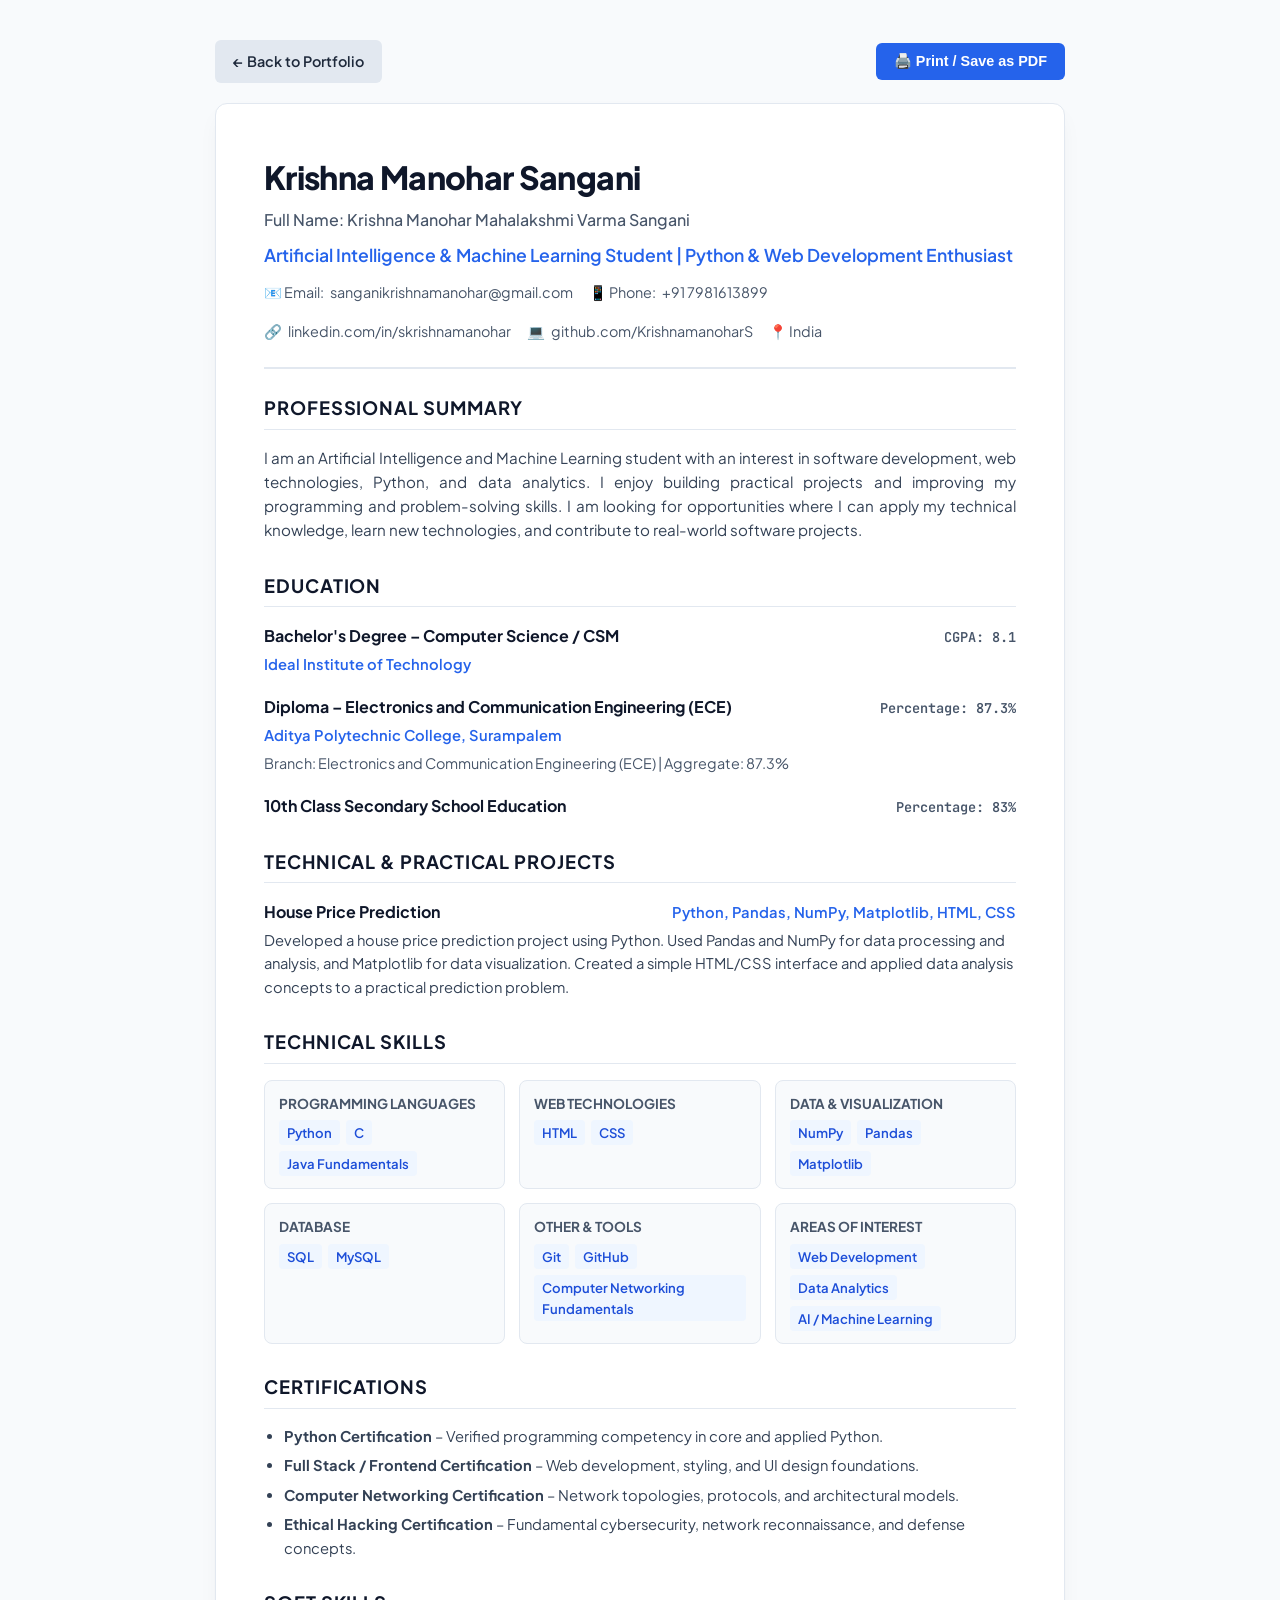
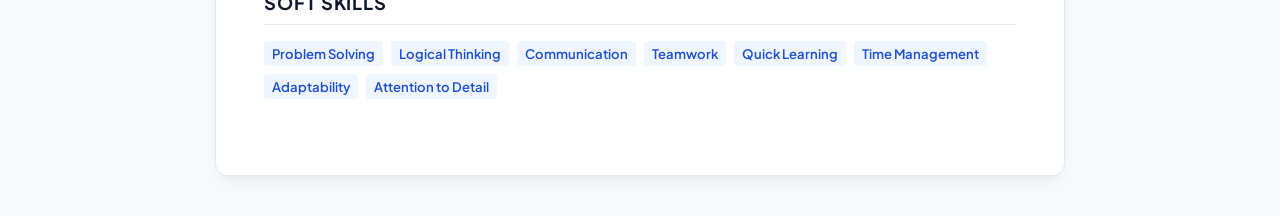
<file: assets/docs/Krishna_Manohar_Sangani_Resume.html>
<!DOCTYPE html>
<html lang="en">
<head>
  <meta charset="UTF-8">
  <meta name="viewport" content="width=device-width, initial-scale=1.0">
  <title>Resume - Krishna Manohar Sangani</title>
  <link rel="preconnect" href="https://fonts.googleapis.com">
  <link rel="preconnect" href="https://fonts.gstatic.com" crossorigin>
  <link href="https://fonts.googleapis.com/css2?family=Plus+Jakarta+Sans:wght@300;400;500;600;700;800&family=JetBrains+Mono:wght@400;500&display=swap" rel="stylesheet">
  <style>
    :root {
      --primary: #2563eb;
      --text-dark: #0f172a;
      --text-muted: #475569;
      --border: #e2e8f0;
      --bg: #f8fafc;
      --card-bg: #ffffff;
      --tag-bg: #eff6ff;
      --tag-text: #1d4ed8;
    }

    * {
      box-sizing: border-box;
      margin: 0;
      padding: 0;
    }

    body {
      font-family: 'Plus Jakarta Sans', -apple-system, BlinkMacSystemFont, 'Segoe UI', Roboto, sans-serif;
      background-color: var(--bg);
      color: var(--text-dark);
      line-height: 1.6;
      padding: 40px 20px;
    }

    .resume-wrapper {
      max-width: 850px;
      margin: 0 auto;
      background: var(--card-bg);
      padding: 48px;
      border-radius: 12px;
      box-shadow: 0 10px 25px -5px rgba(0, 0, 0, 0.05), 0 8px 10px -6px rgba(0, 0, 0, 0.05);
      border: 1px solid var(--border);
    }

    .action-bar {
      max-width: 850px;
      margin: 0 auto 20px auto;
      display: flex;
      justify-content: space-between;
      align-items: center;
    }

    .btn {
      display: inline-flex;
      align-items: center;
      gap: 8px;
      padding: 10px 18px;
      font-size: 0.9rem;
      font-weight: 600;
      border-radius: 6px;
      cursor: pointer;
      text-decoration: none;
      transition: all 0.2s ease;
      border: none;
    }

    .btn-primary {
      background-color: var(--primary);
      color: white;
    }

    .btn-primary:hover {
      background-color: #1d4ed8;
    }

    .btn-secondary {
      background: #e2e8f0;
      color: #1e293b;
    }

    .btn-secondary:hover {
      background: #cbd5e1;
    }

    header {
      border-bottom: 2px solid var(--border);
      padding-bottom: 24px;
      margin-bottom: 24px;
    }

    h1 {
      font-size: 2rem;
      font-weight: 800;
      color: var(--text-dark);
      letter-spacing: -0.02em;
      margin-bottom: 4px;
    }

    .sub-name {
      font-size: 1rem;
      color: var(--text-muted);
      font-weight: 500;
      margin-bottom: 8px;
    }

    .headline {
      font-size: 1.1rem;
      font-weight: 600;
      color: var(--primary);
      margin-bottom: 12px;
    }

    .contact-line {
      display: flex;
      flex-wrap: wrap;
      gap: 16px;
      font-size: 0.9rem;
      color: var(--text-muted);
    }

    .contact-item {
      display: flex;
      align-items: center;
      gap: 6px;
    }

    section {
      margin-bottom: 28px;
    }

    h2 {
      font-size: 1.15rem;
      font-weight: 700;
      text-transform: uppercase;
      letter-spacing: 0.05em;
      color: var(--text-dark);
      border-bottom: 1px solid var(--border);
      padding-bottom: 6px;
      margin-bottom: 16px;
    }

    .summary-text {
      font-size: 0.95rem;
      color: #334155;
      text-align: justify;
    }

    .entry {
      margin-bottom: 18px;
    }

    .entry:last-child {
      margin-bottom: 0;
    }

    .entry-header {
      display: flex;
      justify-content: space-between;
      align-items: baseline;
      flex-wrap: wrap;
      margin-bottom: 4px;
    }

    .entry-title {
      font-size: 1rem;
      font-weight: 700;
      color: var(--text-dark);
    }

    .entry-subtitle {
      font-size: 0.92rem;
      font-weight: 600;
      color: var(--primary);
    }

    .entry-meta {
      font-size: 0.85rem;
      font-weight: 600;
      color: var(--text-muted);
      font-family: 'JetBrains Mono', monospace;
    }

    .entry-desc {
      font-size: 0.92rem;
      color: #334155;
      margin-top: 4px;
    }

    .skills-grid {
      display: grid;
      grid-template-columns: repeat(auto-fit, minmax(240px, 1fr));
      gap: 14px;
    }

    .skill-category {
      background: #f8fafc;
      padding: 12px 14px;
      border-radius: 8px;
      border: 1px solid var(--border);
    }

    .skill-category-title {
      font-size: 0.85rem;
      font-weight: 700;
      text-transform: uppercase;
      color: var(--text-muted);
      margin-bottom: 6px;
    }

    .skill-tags {
      display: flex;
      flex-wrap: wrap;
      gap: 6px;
    }

    .tag {
      font-size: 0.82rem;
      font-weight: 600;
      background: var(--tag-bg);
      color: var(--tag-text);
      padding: 2px 8px;
      border-radius: 4px;
    }

    ul.clean-list {
      list-style-type: disc;
      padding-left: 20px;
      font-size: 0.92rem;
      color: #334155;
    }

    ul.clean-list li {
      margin-bottom: 6px;
    }

    @media print {
      body {
        background: white;
        padding: 0;
      }
      .resume-wrapper {
        box-shadow: none;
        border: none;
        padding: 0;
      }
      .action-bar {
        display: none !important;
      }
    }
  </style>
</head>
<body>

  <div class="action-bar">
    <a href="../../index.html" class="btn btn-secondary">← Back to Portfolio</a>
    <button onclick="window.print()" class="btn btn-primary">🖨️ Print / Save as PDF</button>
  </div>

  <div class="resume-wrapper">
    <header>
      <h1>Krishna Manohar Sangani</h1>
      <div class="sub-name">Full Name: Krishna Manohar Mahalakshmi Varma Sangani</div>
      <div class="headline">Artificial Intelligence & Machine Learning Student | Python & Web Development Enthusiast</div>
      <div class="contact-line">
        <div class="contact-item">📧 Email: <a href="mailto:sanganikrishnamanohar@gmail.com" style="color: inherit; text-decoration: none;">sanganikrishnamanohar@gmail.com</a></div>
        <div class="contact-item">📱 Phone: <a href="tel:+917981613899" style="color: inherit; text-decoration: none;">+91 7981613899</a></div>
        <div class="contact-item">🔗 <a href="https://www.linkedin.com/in/skrishnamanohar" target="_blank" rel="noopener noreferrer" style="color: inherit; text-decoration: none;">linkedin.com/in/skrishnamanohar</a></div>
        <div class="contact-item">💻 <a href="https://github.com/KrishnamanoharS" target="_blank" rel="noopener noreferrer" style="color: inherit; text-decoration: none;">github.com/KrishnamanoharS</a></div>
        <div class="contact-item">📍 India</div>
      </div>
    </header>

    <section>
      <h2>Professional Summary</h2>
      <p class="summary-text">
        I am an Artificial Intelligence and Machine Learning student with an interest in software development, web technologies, Python, and data analytics. I enjoy building practical projects and improving my programming and problem-solving skills. I am looking for opportunities where I can apply my technical knowledge, learn new technologies, and contribute to real-world software projects.
      </p>
    </section>

    <section>
      <h2>Education</h2>
      <div class="entry">
        <div class="entry-header">
          <span class="entry-title">Bachelor's Degree – Computer Science / CSM</span>
          <span class="entry-meta">CGPA: 8.1</span>
        </div>
        <div class="entry-subtitle">Ideal Institute of Technology</div>
      </div>

      <div class="entry">
        <div class="entry-header">
          <span class="entry-title">Diploma – Electronics and Communication Engineering (ECE)</span>
          <span class="entry-meta">Percentage: 87.3%</span>
        </div>
        <div class="entry-subtitle">Aditya Polytechnic College, Surampalem</div>
        <div class="entry-desc" style="font-size: 0.9rem; color: #475569; margin-top: 4px;">
          Branch: Electronics and Communication Engineering (ECE) | Aggregate: 87.3%
        </div>
      </div>

      <div class="entry">
        <div class="entry-header">
          <span class="entry-title">10th Class Secondary School Education</span>
          <span class="entry-meta">Percentage: 83%</span>
        </div>
      </div>
    </section>

    <section>
      <h2>Technical & Practical Projects</h2>
      <div class="entry">
        <div class="entry-header">
          <span class="entry-title">House Price Prediction</span>
          <span class="entry-subtitle">Python, Pandas, NumPy, Matplotlib, HTML, CSS</span>
        </div>
        <p class="entry-desc">
          Developed a house price prediction project using Python. Used Pandas and NumPy for data processing and analysis, and Matplotlib for data visualization. Created a simple HTML/CSS interface and applied data analysis concepts to a practical prediction problem.
        </p>
      </div>
    </section>

    <section>
      <h2>Technical Skills</h2>
      <div class="skills-grid">
        <div class="skill-category">
          <div class="skill-category-title">Programming Languages</div>
          <div class="skill-tags">
            <span class="tag">Python</span>
            <span class="tag">C</span>
            <span class="tag">Java Fundamentals</span>
          </div>
        </div>

        <div class="skill-category">
          <div class="skill-category-title">Web Technologies</div>
          <div class="skill-tags">
            <span class="tag">HTML</span>
            <span class="tag">CSS</span>
          </div>
        </div>

        <div class="skill-category">
          <div class="skill-category-title">Data & Visualization</div>
          <div class="skill-tags">
            <span class="tag">NumPy</span>
            <span class="tag">Pandas</span>
            <span class="tag">Matplotlib</span>
          </div>
        </div>

        <div class="skill-category">
          <div class="skill-category-title">Database</div>
          <div class="skill-tags">
            <span class="tag">SQL</span>
            <span class="tag">MySQL</span>
          </div>
        </div>

        <div class="skill-category">
          <div class="skill-category-title">Other & Tools</div>
          <div class="skill-tags">
            <span class="tag">Git</span>
            <span class="tag">GitHub</span>
            <span class="tag">Computer Networking Fundamentals</span>
          </div>
        </div>

        <div class="skill-category">
          <div class="skill-category-title">Areas of Interest</div>
          <div class="skill-tags">
            <span class="tag">Web Development</span>
            <span class="tag">Data Analytics</span>
            <span class="tag">AI / Machine Learning</span>
          </div>
        </div>
      </div>
    </section>

    <section>
      <h2>Certifications</h2>
      <ul class="clean-list">
        <li><strong>Python Certification</strong> – Verified programming competency in core and applied Python.</li>
        <li><strong>Full Stack / Frontend Certification</strong> – Web development, styling, and UI design foundations.</li>
        <li><strong>Computer Networking Certification</strong> – Network topologies, protocols, and architectural models.</li>
        <li><strong>Ethical Hacking Certification</strong> – Fundamental cybersecurity, network reconnaissance, and defense concepts.</li>
      </ul>
    </section>

    <section>
      <h2>Soft Skills</h2>
      <div class="skill-tags" style="gap: 8px;">
        <span class="tag">Problem Solving</span>
        <span class="tag">Logical Thinking</span>
        <span class="tag">Communication</span>
        <span class="tag">Teamwork</span>
        <span class="tag">Quick Learning</span>
        <span class="tag">Time Management</span>
        <span class="tag">Adaptability</span>
        <span class="tag">Attention to Detail</span>
      </div>
    </section>
  </div>

</body>
</html>
</file>
<file: assets/css/style.css>
/* ==========================================================================
   KRISHNA MANOHAR SANGANI - PORTFOLIO DESIGN SYSTEM
   Professional AI/ML & Developer Portfolio
   ========================================================================== */

:root {
  /* Color Palette - Dark Mode (Default / Modern Tech) */
  --bg-primary: #0a0f1d;
  --bg-secondary: #0f172a;
  --bg-tertiary: #1e293b;
  --bg-card: rgba(15, 23, 42, 0.75);
  --bg-card-hover: rgba(30, 41, 59, 0.85);
  --border-color: rgba(148, 163, 184, 0.15);
  --border-hover: rgba(56, 189, 248, 0.4);
  
  --text-primary: #f8fafc;
  --text-secondary: #cbd5e1;
  --text-muted: #94a3b8;
  
  /* Brand Accents */
  --accent-cyan: #38bdf8;
  --accent-blue: #2563eb;
  --accent-indigo: #6366f1;
  --accent-purple: #8b5cf6;
  --accent-emerald: #10b981;
  --accent-amber: #f59e0b;
  
  --gradient-brand: linear-gradient(135deg, #38bdf8 0%, #6366f1 50%, #a855f7 100%);
  --gradient-card: linear-gradient(180deg, rgba(30, 41, 59, 0.6) 0%, rgba(15, 23, 42, 0.8) 100%);
  --gradient-glow: radial-gradient(circle at top center, rgba(56, 189, 248, 0.12), transparent 70%);

  /* Navigation & Chrome */
  --navbar-bg: rgba(10, 15, 29, 0.82);
  --navbar-border: rgba(148, 163, 184, 0.12);
  --shadow-sm: 0 2px 8px rgba(0, 0, 0, 0.2);
  --shadow-md: 0 8px 24px -4px rgba(0, 0, 0, 0.35);
  --shadow-lg: 0 16px 36px -6px rgba(0, 0, 0, 0.45);
  --shadow-glow: 0 0 24px rgba(56, 189, 248, 0.2);

  /* Dimensions & Spacing */
  --nav-height: 72px;
  --radius-sm: 8px;
  --radius-md: 12px;
  --radius-lg: 18px;
  --radius-full: 9999px;
  --transition-fast: 0.2s cubic-bezier(0.4, 0, 0.2, 1);
  --transition-normal: 0.3s cubic-bezier(0.4, 0, 0.2, 1);
  --transition-slow: 0.5s cubic-bezier(0.4, 0, 0.2, 1);

  /* Typography */
  --font-main: 'Plus Jakarta Sans', -apple-system, BlinkMacSystemFont, 'Segoe UI', Roboto, sans-serif;
  --font-mono: 'JetBrains Mono', 'Fira Code', monospace;
}

/* Light Theme Variables */
[data-theme="light"] {
  --bg-primary: #f8fafc;
  --bg-secondary: #ffffff;
  --bg-tertiary: #f1f5f9;
  --bg-card: rgba(255, 255, 255, 0.85);
  --bg-card-hover: #ffffff;
  --border-color: rgba(203, 213, 225, 0.8);
  --border-hover: rgba(37, 99, 235, 0.4);

  --text-primary: #0f172a;
  --text-secondary: #334155;
  --text-muted: #64748b;

  --gradient-brand: linear-gradient(135deg, #0284c7 0%, #2563eb 50%, #7c3aed 100%);
  --gradient-card: linear-gradient(180deg, #ffffff 0%, #f8fafc 100%);
  --gradient-glow: radial-gradient(circle at top center, rgba(37, 99, 235, 0.08), transparent 70%);

  --navbar-bg: rgba(248, 250, 252, 0.85);
  --navbar-border: rgba(226, 232, 240, 0.9);
  --shadow-sm: 0 2px 6px rgba(15, 23, 42, 0.04);
  --shadow-md: 0 8px 20px -4px rgba(15, 23, 42, 0.07);
  --shadow-lg: 0 16px 30px -6px rgba(15, 23, 42, 0.1);
  --shadow-glow: 0 0 20px rgba(37, 99, 235, 0.15);
}

/* ==========================================================================
   Base & Resets
   ========================================================================== */

*, *::before, *::after {
  box-sizing: border-box;
  margin: 0;
  padding: 0;
}

html {
  scroll-behavior: smooth;
  font-size: 16px;
  -webkit-text-size-adjust: 100%;
}

body {
  font-family: var(--font-main);
  background-color: var(--bg-primary);
  color: var(--text-primary);
  line-height: 1.65;
  overflow-x: hidden;
  min-height: 100vh;
  transition: background-color var(--transition-normal), color var(--transition-normal);
  background-image: 
    radial-gradient(rgba(56, 189, 248, 0.04) 1px, transparent 1px),
    var(--gradient-glow);
  background-size: 32px 32px, 100% 600px;
  background-repeat: repeat, no-repeat;
  background-position: 0 0, top center;
}

/* High Contrast & Reduced Motion Preferences */
@media (prefers-reduced-motion: reduce) {
  *, *::before, *::after {
    animation-duration: 0.01ms !important;
    animation-iteration-count: 1 !important;
    transition-duration: 0.01ms !important;
    scroll-behavior: auto !important;
  }
}

a {
  color: inherit;
  text-decoration: none;
  transition: color var(--transition-fast);
}

button, input, textarea, select {
  font-family: inherit;
  font-size: inherit;
  color: inherit;
}

img {
  max-width: 100%;
  height: auto;
  display: block;
}

/* ==========================================================================
   Layout Containers & Section Basics
   ========================================================================== */

.container {
  width: 100%;
  max-width: 1200px;
  margin-left: auto;
  margin-right: auto;
  padding-left: 24px;
  padding-right: 24px;
}

.section {
  padding: 96px 0;
  position: relative;
}

.section-alt {
  background-color: rgba(15, 23, 42, 0.35);
  border-top: 1px solid var(--border-color);
  border-bottom: 1px solid var(--border-color);
}
[data-theme="light"] .section-alt {
  background-color: rgba(241, 245, 249, 0.6);
}

.section-header {
  text-align: center;
  max-width: 680px;
  margin: 0 auto 56px auto;
}

.section-tag {
  display: inline-flex;
  align-items: center;
  gap: 8px;
  padding: 4px 14px;
  font-size: 0.8rem;
  font-weight: 700;
  text-transform: uppercase;
  letter-spacing: 0.1em;
  color: var(--accent-cyan);
  background: rgba(56, 189, 248, 0.1);
  border: 1px solid rgba(56, 189, 248, 0.25);
  border-radius: var(--radius-full);
  margin-bottom: 14px;
}
[data-theme="light"] .section-tag {
  color: var(--accent-blue);
  background: rgba(37, 99, 235, 0.08);
  border-color: rgba(37, 99, 235, 0.2);
}

.section-title {
  font-size: 2.25rem;
  font-weight: 800;
  letter-spacing: -0.025em;
  line-height: 1.25;
  margin-bottom: 12px;
  color: var(--text-primary);
}

.section-title .gradient-text {
  background: var(--gradient-brand);
  -webkit-background-clip: text;
  -webkit-text-fill-color: transparent;
}

.section-subtitle {
  font-size: 1.05rem;
  color: var(--text-muted);
}

/* ==========================================================================
   Navigation Bar (Sticky)
   ========================================================================== */

.navbar {
  position: sticky;
  top: 0;
  left: 0;
  right: 0;
  height: var(--nav-height);
  background: var(--navbar-bg);
  backdrop-filter: blur(14px);
  -webkit-backdrop-filter: blur(14px);
  border-bottom: 1px solid var(--navbar-border);
  z-index: 1000;
  transition: all var(--transition-normal);
}

.nav-container {
  display: flex;
  align-items: center;
  justify-content: space-between;
  height: 100%;
}

.nav-brand {
  display: flex;
  align-items: center;
  gap: 12px;
  font-weight: 800;
  font-size: 1.2rem;
  letter-spacing: -0.02em;
}

.brand-badge {
  display: inline-flex;
  align-items: center;
  justify-content: center;
  width: 36px;
  height: 36px;
  border-radius: var(--radius-sm);
  background: var(--gradient-brand);
  color: #ffffff;
  font-size: 1rem;
  font-weight: 800;
  box-shadow: 0 2px 10px rgba(56, 189, 248, 0.3);
}

.nav-menu {
  display: flex;
  align-items: center;
  gap: 20px;
  list-style: none;
}

.nav-link {
  font-size: 0.9rem;
  font-weight: 600;
  color: var(--text-secondary);
  padding: 6px 10px;
  border-radius: var(--radius-sm);
  transition: all var(--transition-fast);
  position: relative;
}

.nav-link:hover, .nav-link.active {
  color: var(--accent-cyan);
}
[data-theme="light"] .nav-link:hover, [data-theme="light"] .nav-link.active {
  color: var(--accent-blue);
}

.nav-link.active::after {
  content: "";
  position: absolute;
  bottom: 0;
  left: 10px;
  right: 10px;
  height: 2px;
  background: var(--gradient-brand);
  border-radius: 2px;
}

.nav-actions {
  display: flex;
  align-items: center;
  gap: 12px;
}

.nav-social-btn {
  display: inline-flex;
  align-items: center;
  justify-content: center;
  width: 38px;
  height: 38px;
  border-radius: var(--radius-sm);
  background: var(--bg-tertiary);
  color: var(--text-secondary);
  border: 1px solid var(--border-color);
  transition: all var(--transition-fast);
}

.nav-social-btn:hover {
  color: var(--accent-cyan);
  border-color: var(--accent-cyan);
  transform: translateY(-2px);
  box-shadow: var(--shadow-sm);
}

.theme-toggle-btn {
  display: inline-flex;
  align-items: center;
  justify-content: center;
  width: 38px;
  height: 38px;
  border-radius: var(--radius-sm);
  background: var(--bg-tertiary);
  color: var(--text-secondary);
  border: 1px solid var(--border-color);
  cursor: pointer;
  transition: all var(--transition-fast);
}

.theme-toggle-btn:hover {
  color: var(--accent-cyan);
  border-color: var(--accent-cyan);
  transform: translateY(-2px);
}

.theme-toggle-btn .icon-moon,
[data-theme="light"] .theme-toggle-btn .icon-sun {
  display: none;
}
[data-theme="light"] .theme-toggle-btn .icon-moon {
  display: block;
}

.hamburger-btn {
  display: none;
  background: transparent;
  border: none;
  cursor: pointer;
  padding: 8px;
  color: var(--text-primary);
}

/* ==========================================================================
   Hero Section
   ========================================================================== */

.hero-section {
  padding: 72px 0 96px 0;
  min-height: calc(100vh - var(--nav-height));
  display: flex;
  align-items: center;
  position: relative;
}

.hero-grid {
  display: grid;
  grid-template-columns: 1.25fr 0.95fr;
  gap: 56px;
  align-items: center;
}

.hero-badge {
  display: inline-flex;
  align-items: center;
  gap: 10px;
  padding: 6px 16px;
  border-radius: var(--radius-full);
  background: rgba(56, 189, 248, 0.08);
  border: 1px solid rgba(56, 189, 248, 0.25);
  color: var(--accent-cyan);
  font-size: 0.85rem;
  font-weight: 700;
  margin-bottom: 20px;
}
[data-theme="light"] .hero-badge {
  background: rgba(37, 99, 235, 0.07);
  border-color: rgba(37, 99, 235, 0.2);
  color: var(--accent-blue);
}

.status-dot {
  width: 8px;
  height: 8px;
  border-radius: 50%;
  background-color: var(--accent-emerald);
  box-shadow: 0 0 8px var(--accent-emerald);
}

.hero-name {
  font-size: 3.4rem;
  font-weight: 800;
  line-height: 1.15;
  letter-spacing: -0.03em;
  margin-bottom: 14px;
}

.hero-name .name-gradient {
  background: var(--gradient-brand);
  -webkit-background-clip: text;
  -webkit-text-fill-color: transparent;
}

.hero-headline {
  font-size: 1.35rem;
  font-weight: 600;
  color: var(--accent-cyan);
  margin-bottom: 20px;
  display: flex;
  align-items: center;
  gap: 10px;
}
[data-theme="light"] .hero-headline {
  color: var(--accent-blue);
}

.hero-intro {
  font-size: 1.1rem;
  color: var(--text-secondary);
  line-height: 1.7;
  margin-bottom: 32px;
  max-width: 620px;
}

/* Button System */
.btn-group {
  display: flex;
  flex-wrap: wrap;
  gap: 14px;
  margin-bottom: 30px;
}

.btn {
  display: inline-flex;
  align-items: center;
  justify-content: center;
  gap: 10px;
  padding: 12px 22px;
  font-size: 0.95rem;
  font-weight: 700;
  border-radius: var(--radius-md);
  cursor: pointer;
  transition: all var(--transition-fast);
  border: 1px solid transparent;
  white-space: nowrap;
}

.btn-primary {
  background: var(--gradient-brand);
  color: #ffffff;
  box-shadow: 0 4px 18px rgba(56, 189, 248, 0.35);
}

.btn-primary:hover {
  transform: translateY(-2px);
  box-shadow: 0 6px 24px rgba(56, 189, 248, 0.5);
  color: #ffffff;
}

.btn-secondary {
  background: var(--bg-tertiary);
  color: var(--text-primary);
  border-color: var(--border-color);
}

.btn-secondary:hover {
  background: var(--bg-card-hover);
  border-color: var(--accent-cyan);
  color: var(--accent-cyan);
  transform: translateY(-2px);
  box-shadow: var(--shadow-sm);
}
[data-theme="light"] .btn-secondary:hover {
  color: var(--accent-blue);
  border-color: var(--accent-blue);
}

.btn-outline {
  background: transparent;
  color: var(--text-primary);
  border-color: var(--border-color);
}

.btn-outline:hover {
  border-color: var(--accent-cyan);
  color: var(--accent-cyan);
  transform: translateY(-2px);
}
[data-theme="light"] .btn-outline:hover {
  border-color: var(--accent-blue);
  color: var(--accent-blue);
}

.btn-accent {
  background: rgba(16, 185, 129, 0.15);
  color: var(--accent-emerald);
  border-color: rgba(16, 185, 129, 0.3);
}

.btn-accent:hover {
  background: var(--accent-emerald);
  color: #ffffff;
  transform: translateY(-2px);
  box-shadow: 0 4px 16px rgba(16, 185, 129, 0.3);
}

.btn-sm {
  padding: 8px 16px;
  font-size: 0.85rem;
}

/* Prominent Social Row */
.hero-socials {
  display: flex;
  align-items: center;
  gap: 16px;
  padding-top: 10px;
}

.social-pill-btn {
  display: inline-flex;
  align-items: center;
  gap: 10px;
  padding: 10px 18px;
  border-radius: var(--radius-full);
  font-size: 0.9rem;
  font-weight: 600;
  background: var(--bg-card);
  color: var(--text-primary);
  border: 1px solid var(--border-color);
  backdrop-filter: blur(10px);
  transition: all var(--transition-fast);
}

.social-pill-btn.linkedin-pill:hover {
  color: #0a66c2;
  border-color: #0a66c2;
  box-shadow: 0 4px 16px rgba(10, 102, 194, 0.25);
  transform: translateY(-2px);
}

.social-pill-btn.github-pill:hover {
  color: var(--accent-cyan);
  border-color: var(--accent-cyan);
  box-shadow: 0 4px 16px rgba(56, 189, 248, 0.25);
  transform: translateY(-2px);
}
[data-theme="light"] .social-pill-btn.github-pill:hover {
  color: #24292f;
  border-color: #24292f;
}

/* Hero Visual / Avatar Card */
.hero-visual {
  position: relative;
  display: flex;
  justify-content: center;
}

.hero-visual-card {
  position: relative;
  width: 100%;
  max-width: 440px;
  background: var(--gradient-card);
  border: 1px solid var(--border-color);
  border-radius: var(--radius-lg);
  padding: 24px;
  box-shadow: var(--shadow-lg);
  backdrop-filter: blur(16px);
  transition: transform var(--transition-normal), border-color var(--transition-normal);
}

.hero-visual-card:hover {
  border-color: var(--border-hover);
  transform: translateY(-4px);
}

.avatar-wrapper {
  position: relative;
  border-radius: var(--radius-md);
  overflow: hidden;
  aspect-ratio: 1 / 1;
  background: var(--bg-tertiary);
  box-shadow: inset 0 0 20px rgba(0, 0, 0, 0.4);
}

.avatar-img {
  width: 100%;
  height: 100%;
  object-fit: cover;
  transition: transform var(--transition-slow);
}

.hero-visual-card:hover .avatar-img {
  transform: scale(1.03);
}

.placeholder-badge {
  position: absolute;
  bottom: 12px;
  left: 12px;
  right: 12px;
  background: rgba(15, 23, 42, 0.88);
  backdrop-filter: blur(8px);
  border: 1px dashed rgba(56, 189, 248, 0.6);
  color: var(--accent-cyan);
  padding: 8px 12px;
  border-radius: var(--radius-sm);
  font-size: 0.78rem;
  font-weight: 600;
  text-align: center;
  box-shadow: var(--shadow-sm);
  display: flex;
  align-items: center;
  justify-content: center;
  gap: 6px;
}
[data-theme="light"] .placeholder-badge {
  background: rgba(255, 255, 255, 0.92);
  color: var(--accent-blue);
  border-color: var(--accent-blue);
}

.hero-meta-strip {
  display: grid;
  grid-template-columns: 1fr 1fr;
  gap: 12px;
  margin-top: 16px;
}

.meta-pill {
  display: flex;
  flex-direction: column;
  padding: 10px 14px;
  background: var(--bg-tertiary);
  border-radius: var(--radius-sm);
  border: 1px solid var(--border-color);
}

.meta-pill-label {
  font-size: 0.72rem;
  text-transform: uppercase;
  letter-spacing: 0.05em;
  color: var(--text-muted);
  font-weight: 700;
}

.meta-pill-val {
  font-size: 0.95rem;
  font-weight: 700;
  color: var(--accent-cyan);
  margin-top: 2px;
}
[data-theme="light"] .meta-pill-val {
  color: var(--accent-blue);
}

/* ==========================================================================
   About Section
   ========================================================================== */

.about-grid {
  display: grid;
  grid-template-columns: 0.85fr 1.15fr;
  gap: 48px;
  align-items: center;
}

.about-photo-card {
  position: relative;
  background: var(--gradient-card);
  border: 1px solid var(--border-color);
  border-radius: var(--radius-lg);
  padding: 20px;
  box-shadow: var(--shadow-md);
}

.about-img-box {
  position: relative;
  border-radius: var(--radius-md);
  overflow: hidden;
  aspect-ratio: 4 / 4;
}

.about-img-box img {
  width: 100%;
  height: 100%;
  object-fit: cover;
}

.about-content {
  display: flex;
  flex-direction: column;
  gap: 20px;
}

.about-text {
  font-size: 1.12rem;
  line-height: 1.8;
  color: var(--text-secondary);
}

.about-highlights {
  display: flex;
  flex-wrap: wrap;
  gap: 12px;
  margin-top: 12px;
}

.highlight-badge {
  display: inline-flex;
  align-items: center;
  gap: 8px;
  padding: 8px 16px;
  background: var(--bg-card);
  border: 1px solid var(--border-color);
  border-radius: var(--radius-full);
  font-size: 0.9rem;
  font-weight: 700;
  color: var(--text-primary);
  box-shadow: var(--shadow-sm);
  transition: all var(--transition-fast);
}

.highlight-badge i, .highlight-badge svg {
  color: var(--accent-cyan);
}
[data-theme="light"] .highlight-badge i, [data-theme="light"] .highlight-badge svg {
  color: var(--accent-blue);
}

.highlight-badge:hover {
  border-color: var(--accent-cyan);
  transform: translateY(-2px);
}

/* ==========================================================================
   Education & Internships (Vertical Timelines)
   ========================================================================== */

.timeline {
  position: relative;
  max-width: 900px;
  margin: 0 auto;
  padding-left: 36px;
}

.timeline::before {
  content: "";
  position: absolute;
  top: 10px;
  bottom: 10px;
  left: 11px;
  width: 2px;
  background: linear-gradient(180deg, var(--accent-cyan), var(--accent-indigo), transparent);
}
[data-theme="light"] .timeline::before {
  background: linear-gradient(180deg, var(--accent-blue), var(--accent-indigo), transparent);
}

.timeline-item {
  position: relative;
  margin-bottom: 36px;
}

.timeline-item:last-child {
  margin-bottom: 0;
}

.timeline-node {
  position: absolute;
  left: -36px;
  top: 16px;
  width: 24px;
  height: 24px;
  border-radius: 50%;
  background: var(--bg-primary);
  border: 3px solid var(--accent-cyan);
  display: flex;
  align-items: center;
  justify-content: center;
  box-shadow: 0 0 10px rgba(56, 189, 248, 0.4);
}
[data-theme="light"] .timeline-node {
  border-color: var(--accent-blue);
  box-shadow: 0 0 10px rgba(37, 99, 235, 0.3);
}

.timeline-node::after {
  content: "";
  width: 8px;
  height: 8px;
  border-radius: 50%;
  background-color: var(--accent-cyan);
}
[data-theme="light"] .timeline-node::after {
  background-color: var(--accent-blue);
}

.timeline-card {
  background: var(--bg-card);
  border: 1px solid var(--border-color);
  border-radius: var(--radius-md);
  padding: 24px 28px;
  backdrop-filter: blur(12px);
  box-shadow: var(--shadow-sm);
  transition: all var(--transition-normal);
}

.timeline-card:hover {
  border-color: var(--border-hover);
  transform: translateY(-2px);
  box-shadow: var(--shadow-md);
}

.timeline-header {
  display: flex;
  justify-content: space-between;
  align-items: flex-start;
  flex-wrap: wrap;
  gap: 12px;
  margin-bottom: 8px;
}

.timeline-title {
  font-size: 1.25rem;
  font-weight: 700;
  color: var(--text-primary);
}

.timeline-score {
  display: inline-flex;
  align-items: center;
  gap: 6px;
  padding: 4px 12px;
  border-radius: var(--radius-full);
  background: rgba(16, 185, 129, 0.12);
  color: var(--accent-emerald);
  border: 1px solid rgba(16, 185, 129, 0.25);
  font-size: 0.85rem;
  font-weight: 700;
  font-family: var(--font-mono);
}

.timeline-institution {
  font-size: 1rem;
  font-weight: 600;
  color: var(--accent-cyan);
  margin-bottom: 12px;
}
[data-theme="light"] .timeline-institution {
  color: var(--accent-blue);
}

.timeline-desc {
  font-size: 0.95rem;
  color: var(--text-secondary);
  line-height: 1.65;
}

.timeline-tags {
  display: flex;
  flex-wrap: wrap;
  gap: 8px;
  margin-top: 16px;
}

/* ==========================================================================
   Technical & Soft Skills Section
   ========================================================================== */

.skills-grid {
  display: grid;
  grid-template-columns: repeat(auto-fit, minmax(320px, 1fr));
  gap: 24px;
}

.skill-card {
  background: var(--bg-card);
  border: 1px solid var(--border-color);
  border-radius: var(--radius-md);
  padding: 26px;
  backdrop-filter: blur(12px);
  transition: all var(--transition-normal);
  display: flex;
  flex-direction: column;
}

.skill-card:hover {
  border-color: var(--border-hover);
  transform: translateY(-4px);
  box-shadow: var(--shadow-md);
}

.skill-card-head {
  display: flex;
  align-items: center;
  gap: 14px;
  margin-bottom: 18px;
}

.skill-icon-box {
  width: 44px;
  height: 44px;
  border-radius: var(--radius-sm);
  background: rgba(56, 189, 248, 0.1);
  color: var(--accent-cyan);
  border: 1px solid rgba(56, 189, 248, 0.2);
  display: flex;
  align-items: center;
  justify-content: center;
  font-size: 1.25rem;
}
[data-theme="light"] .skill-icon-box {
  background: rgba(37, 99, 235, 0.08);
  color: var(--accent-blue);
  border-color: rgba(37, 99, 235, 0.2);
}

.skill-category-title {
  font-size: 1.15rem;
  font-weight: 700;
  color: var(--text-primary);
}

.skill-pill-list {
  display: flex;
  flex-wrap: wrap;
  gap: 10px;
}

.skill-badge {
  display: inline-flex;
  align-items: center;
  gap: 6px;
  padding: 6px 14px;
  border-radius: var(--radius-sm);
  background: var(--bg-tertiary);
  border: 1px solid var(--border-color);
  font-size: 0.88rem;
  font-weight: 600;
  color: var(--text-secondary);
  transition: all var(--transition-fast);
}

.skill-badge:hover {
  background: var(--bg-card-hover);
  border-color: var(--accent-cyan);
  color: var(--text-primary);
  transform: translateY(-1px);
}
[data-theme="light"] .skill-badge:hover {
  border-color: var(--accent-blue);
}

/* Soft Skills Grid */
.soft-skills-grid {
  display: grid;
  grid-template-columns: repeat(auto-fit, minmax(240px, 1fr));
  gap: 18px;
  margin-top: 24px;
}

.soft-skill-card {
  background: var(--bg-card);
  border: 1px solid var(--border-color);
  border-radius: var(--radius-md);
  padding: 18px 20px;
  display: flex;
  align-items: center;
  gap: 14px;
  transition: all var(--transition-fast);
}

.soft-skill-card:hover {
  border-color: var(--accent-cyan);
  transform: translateY(-2px);
  box-shadow: var(--shadow-sm);
}
[data-theme="light"] .soft-skill-card:hover {
  border-color: var(--accent-blue);
}

.soft-skill-icon {
  width: 36px;
  height: 36px;
  border-radius: var(--radius-sm);
  background: rgba(99, 102, 241, 0.12);
  color: var(--accent-indigo);
  display: flex;
  align-items: center;
  justify-content: center;
  font-size: 1.1rem;
}

.soft-skill-name {
  font-size: 0.95rem;
  font-weight: 700;
  color: var(--text-primary);
}

/* ==========================================================================
   Projects Section
   ========================================================================== */

.projects-grid {
  display: grid;
  grid-template-columns: repeat(auto-fit, minmax(360px, 1fr));
  gap: 32px;
}

.project-card {
  background: var(--bg-card);
  border: 1px solid var(--border-color);
  border-radius: var(--radius-lg);
  overflow: hidden;
  box-shadow: var(--shadow-sm);
  transition: all var(--transition-normal);
  display: flex;
  flex-direction: column;
}

.project-card:hover {
  border-color: var(--border-hover);
  transform: translateY(-6px);
  box-shadow: var(--shadow-lg);
}

.project-media-wrap {
  position: relative;
  aspect-ratio: 16 / 9;
  background: var(--bg-tertiary);
  overflow: hidden;
}

.project-img {
  width: 100%;
  height: 100%;
  object-fit: cover;
  transition: transform var(--transition-slow);
}

.project-card:hover .project-img {
  transform: scale(1.04);
}

.project-body {
  padding: 28px;
  display: flex;
  flex-direction: column;
  flex-grow: 1;
}

.project-category {
  font-size: 0.78rem;
  text-transform: uppercase;
  letter-spacing: 0.08em;
  font-weight: 700;
  color: var(--accent-cyan);
  margin-bottom: 8px;
}
[data-theme="light"] .project-category {
  color: var(--accent-blue);
}

.project-title {
  font-size: 1.4rem;
  font-weight: 800;
  color: var(--text-primary);
  margin-bottom: 12px;
}

.project-desc {
  font-size: 0.95rem;
  color: var(--text-secondary);
  line-height: 1.65;
  margin-bottom: 20px;
  flex-grow: 1;
}

.tech-tag-list {
  display: flex;
  flex-wrap: wrap;
  gap: 8px;
  margin-bottom: 24px;
}

.tech-tag {
  font-size: 0.78rem;
  font-weight: 700;
  padding: 3px 10px;
  border-radius: var(--radius-sm);
  background: rgba(56, 189, 248, 0.08);
  color: var(--accent-cyan);
  border: 1px solid rgba(56, 189, 248, 0.2);
  font-family: var(--font-mono);
}
[data-theme="light"] .tech-tag {
  background: rgba(37, 99, 235, 0.06);
  color: var(--accent-blue);
  border-color: rgba(37, 99, 235, 0.18);
}

.project-actions {
  display: flex;
  gap: 12px;
  padding-top: 8px;
  border-top: 1px solid var(--border-color);
}

/* Configurable Placeholder Buttons */
.btn-disabled-placeholder {
  opacity: 0.7;
  cursor: pointer;
  background: var(--bg-tertiary);
  border: 1px dashed var(--border-color);
  color: var(--text-muted);
}

.btn-disabled-placeholder:hover {
  border-color: var(--accent-cyan);
  color: var(--accent-cyan);
  opacity: 1;
}

/* ==========================================================================
   Certifications Section
   ========================================================================== */

.cert-grid {
  display: grid;
  grid-template-columns: repeat(auto-fit, minmax(260px, 1fr));
  gap: 24px;
}

.cert-card {
  background: var(--bg-card);
  border: 1px solid var(--border-color);
  border-radius: var(--radius-md);
  padding: 24px;
  display: flex;
  flex-direction: column;
  transition: all var(--transition-normal);
  position: relative;
}

.cert-card:hover {
  border-color: var(--border-hover);
  transform: translateY(-4px);
  box-shadow: var(--shadow-md);
}

.cert-badge-top {
  align-self: flex-start;
  font-size: 0.75rem;
  font-weight: 700;
  text-transform: uppercase;
  letter-spacing: 0.06em;
  padding: 3px 10px;
  border-radius: var(--radius-full);
  background: rgba(99, 102, 241, 0.1);
  color: var(--accent-indigo);
  border: 1px solid rgba(99, 102, 241, 0.25);
  margin-bottom: 14px;
}

.cert-icon {
  font-size: 2rem;
  color: var(--accent-amber);
  margin-bottom: 12px;
}

.cert-title {
  font-size: 1.15rem;
  font-weight: 700;
  color: var(--text-primary);
  margin-bottom: 16px;
  flex-grow: 1;
}



/* ==========================================================================
   Dedicated Social Media Section
   ========================================================================== */

.social-section-grid {
  display: grid;
  grid-template-columns: repeat(auto-fit, minmax(320px, 1fr));
  gap: 28px;
  max-width: 900px;
  margin: 0 auto;
}

.social-box {
  background: var(--bg-card);
  border: 1px solid var(--border-color);
  border-radius: var(--radius-lg);
  padding: 32px;
  text-align: center;
  display: flex;
  flex-direction: column;
  align-items: center;
  box-shadow: var(--shadow-sm);
  transition: all var(--transition-normal);
}

.social-box:hover {
  transform: translateY(-4px);
  box-shadow: var(--shadow-lg);
}

.social-box.linkedin-box:hover {
  border-color: #0a66c2;
}

.social-box.github-box:hover {
  border-color: var(--accent-cyan);
}
[data-theme="light"] .social-box.github-box:hover {
  border-color: #24292f;
}

.social-box-icon {
  width: 64px;
  height: 64px;
  border-radius: 50%;
  background: var(--bg-tertiary);
  display: flex;
  align-items: center;
  justify-content: center;
  font-size: 1.8rem;
  margin-bottom: 16px;
}

.social-box.linkedin-box .social-box-icon {
  color: #0a66c2;
}

.social-box.github-box .social-box-icon {
  color: var(--text-primary);
}

.social-box-title {
  font-size: 1.3rem;
  font-weight: 800;
  color: var(--text-primary);
  margin-bottom: 6px;
}

.social-box-handle {
  font-size: 0.88rem;
  color: var(--text-muted);
  font-family: var(--font-mono);
  margin-bottom: 20px;
  word-break: break-all;
}

/* ==========================================================================
   Contact Section
   ========================================================================== */

.contact-grid {
  display: grid;
  grid-template-columns: 0.85fr 1.15fr;
  gap: 48px;
}

.contact-info-card {
  background: var(--bg-card);
  border: 1px solid var(--border-color);
  border-radius: var(--radius-lg);
  padding: 36px;
  box-shadow: var(--shadow-sm);
  display: flex;
  flex-direction: column;
  gap: 28px;
}

.contact-item {
  display: flex;
  align-items: flex-start;
  gap: 16px;
}

.contact-item-icon {
  width: 44px;
  height: 44px;
  border-radius: var(--radius-md);
  background: rgba(56, 189, 248, 0.1);
  color: var(--accent-cyan);
  border: 1px solid rgba(56, 189, 248, 0.2);
  display: flex;
  align-items: center;
  justify-content: center;
  font-size: 1.2rem;
  flex-shrink: 0;
}
[data-theme="light"] .contact-item-icon {
  background: rgba(37, 99, 235, 0.08);
  color: var(--accent-blue);
  border-color: rgba(37, 99, 235, 0.2);
}

.contact-item-label {
  font-size: 0.8rem;
  font-weight: 700;
  text-transform: uppercase;
  color: var(--text-muted);
}

.contact-item-val {
  font-size: 1.05rem;
  font-weight: 600;
  color: var(--text-primary);
  margin-top: 2px;
}

.contact-item-val a:hover {
  color: var(--accent-cyan);
}
[data-theme="light"] .contact-item-val a:hover {
  color: var(--accent-blue);
}

.contact-form-wrap {
  background: var(--bg-card);
  border: 1px solid var(--border-color);
  border-radius: var(--radius-lg);
  padding: 36px;
  box-shadow: var(--shadow-sm);
}

.form-group {
  margin-bottom: 20px;
}

.form-label {
  display: block;
  font-size: 0.88rem;
  font-weight: 700;
  color: var(--text-secondary);
  margin-bottom: 8px;
}

.form-control {
  width: 100%;
  padding: 12px 16px;
  background: var(--bg-tertiary);
  border: 1px solid var(--border-color);
  border-radius: var(--radius-md);
  color: var(--text-primary);
  font-size: 0.95rem;
  transition: all var(--transition-fast);
}

.form-control:focus {
  outline: none;
  border-color: var(--accent-cyan);
  box-shadow: 0 0 0 3px rgba(56, 189, 248, 0.15);
}
[data-theme="light"] .form-control:focus {
  border-color: var(--accent-blue);
  box-shadow: 0 0 0 3px rgba(37, 99, 235, 0.15);
}

textarea.form-control {
  resize: vertical;
  min-height: 130px;
}

.form-note {
  font-size: 0.78rem;
  color: var(--text-muted);
  margin-top: 10px;
}

/* ==========================================================================
   Footer
   ========================================================================== */

.site-footer {
  background: var(--bg-secondary);
  border-top: 1px solid var(--border-color);
  padding: 48px 0 32px 0;
  margin-top: 40px;
}

.footer-content {
  display: flex;
  justify-content: space-between;
  align-items: center;
  flex-wrap: wrap;
  gap: 24px;
  padding-bottom: 32px;
  border-bottom: 1px solid var(--border-color);
}

.footer-brand {
  font-size: 1.15rem;
  font-weight: 800;
  color: var(--text-primary);
}

.footer-brand span {
  color: var(--accent-cyan);
}
[data-theme="light"] .footer-brand span {
  color: var(--accent-blue);
}

.footer-nav {
  display: flex;
  gap: 20px;
  list-style: none;
}

.footer-nav a {
  font-size: 0.9rem;
  font-weight: 600;
  color: var(--text-muted);
}

.footer-nav a:hover {
  color: var(--accent-cyan);
}
[data-theme="light"] .footer-nav a:hover {
  color: var(--accent-blue);
}

.footer-socials {
  display: flex;
  gap: 12px;
}

.footer-bottom {
  padding-top: 24px;
  text-align: center;
  font-size: 0.85rem;
  color: var(--text-muted);
}

/* ==========================================================================
   Modals & Lightboxes
   ========================================================================== */

.modal-backdrop {
  position: fixed;
  inset: 0;
  background: rgba(5, 10, 20, 0.85);
  backdrop-filter: blur(8px);
  z-index: 2000;
  display: flex;
  align-items: center;
  justify-content: center;
  padding: 20px;
  opacity: 0;
  visibility: hidden;
  transition: all var(--transition-normal);
}

.modal-backdrop.open {
  opacity: 1;
  visibility: visible;
}

.modal-dialog {
  background: var(--bg-secondary);
  border: 1px solid var(--border-color);
  border-radius: var(--radius-lg);
  max-width: 680px;
  width: 100%;
  max-height: 90vh;
  overflow-y: auto;
  box-shadow: var(--shadow-lg);
  position: relative;
  transform: scale(0.95);
  transition: transform var(--transition-normal);
}

.modal-backdrop.open .modal-dialog {
  transform: scale(1);
}

.modal-header {
  padding: 20px 24px;
  border-bottom: 1px solid var(--border-color);
  display: flex;
  justify-content: space-between;
  align-items: center;
}

.modal-title {
  font-size: 1.25rem;
  font-weight: 800;
  color: var(--text-primary);
}

.modal-close-btn {
  background: transparent;
  border: none;
  font-size: 1.5rem;
  color: var(--text-muted);
  cursor: pointer;
  padding: 4px 8px;
  border-radius: var(--radius-sm);
  transition: color var(--transition-fast);
}

.modal-close-btn:hover {
  color: var(--text-primary);
}

.modal-body {
  padding: 24px;
}

/* Toast Notifications */
.toast-container {
  position: fixed;
  bottom: 24px;
  right: 24px;
  z-index: 3000;
  display: flex;
  flex-direction: column;
  gap: 10px;
}

.toast {
  background: var(--bg-tertiary);
  color: var(--text-primary);
  border: 1px solid var(--border-color);
  border-left: 4px solid var(--accent-cyan);
  padding: 14px 20px;
  border-radius: var(--radius-md);
  box-shadow: var(--shadow-lg);
  font-size: 0.9rem;
  font-weight: 600;
  display: flex;
  align-items: center;
  gap: 12px;
  transform: translateY(20px);
  opacity: 0;
  transition: all var(--transition-normal);
}

.toast.show {
  transform: translateY(0);
  opacity: 1;
}

/* ==========================================================================
   RECRUITER PRINT & PDF EXPORT STYLES (@media print & print-mode)
   Stripped cleanly of navigation, buttons, and animations for professional PDF
   ========================================================================== */

#printable-portfolio-summary {
  display: none;
}

@media print {
  /* Hide interactive web elements */
  body {
    background: #ffffff !important;
    color: #0f172a !important;
    font-size: 11pt !important;
    line-height: 1.5 !important;
    background-image: none !important;
  }

  .navbar,
  .hero-socials,
  .btn-group,
  .btn,
  .site-footer,
  .modal-backdrop,
  .toast-container,
  .theme-toggle-btn,
  .nav-social-btn,
  .contact-form-wrap,
  .form-note,
  .hamburger-btn,
  .section-tag,
  .status-dot {
    display: none !important;
  }

  /* Make containers full width with no shadows */
  .container {
    max-width: 100% !important;
    padding: 0 !important;
    margin: 0 !important;
  }

  .section {
    padding: 18px 0 !important;
    border: none !important;
    page-break-inside: avoid;
  }

  .section-alt {
    background: transparent !important;
    border: none !important;
  }

  .section-title {
    font-size: 14pt !important;
    color: #0f172a !important;
    border-bottom: 2px solid #2563eb !important;
    padding-bottom: 4px !important;
    margin-bottom: 12px !important;
  }

  .section-title .gradient-text {
    -webkit-text-fill-color: #0f172a !important;
  }

  .hero-section {
    min-height: auto !important;
    padding: 0 0 20px 0 !important;
  }

  .hero-grid {
    display: block !important;
  }

  .hero-visual {
    display: none !important;
  }

  .hero-name {
    font-size: 20pt !important;
    color: #0f172a !important;
    margin-bottom: 4px !important;
  }

  .hero-name .name-gradient {
    -webkit-text-fill-color: #0f172a !important;
  }

  .hero-headline {
    font-size: 12pt !important;
    color: #2563eb !important;
    margin-bottom: 10px !important;
  }

  .hero-intro {
    font-size: 10.5pt !important;
    color: #334155 !important;
  }

  .about-grid {
    display: block !important;
  }

  .about-photo-card {
    display: none !important;
  }

  .about-text {
    font-size: 10.5pt !important;
    color: #334155 !important;
  }

  .timeline {
    padding-left: 0 !important;
  }

  .timeline::before {
    display: none !important;
  }

  .timeline-node {
    display: none !important;
  }

  .timeline-card,
  .skill-card,
  .soft-skill-card,
  .project-card,
  .cert-card,
  .contact-info-card {
    background: #ffffff !important;
    border: 1px solid #e2e8f0 !important;
    box-shadow: none !important;
    backdrop-filter: none !important;
    padding: 12px 14px !important;
    margin-bottom: 10px !important;
    page-break-inside: avoid;
  }

  .project-media-wrap {
    display: none !important;
  }

  .project-actions {
    display: none !important;
  }

  .skills-grid, .soft-skills-grid, .cert-grid {
    gap: 12px !important;
  }

  .skill-badge {
    background: #f1f5f9 !important;
    color: #1e293b !important;
    border: 1px solid #cbd5e1 !important;
  }

  .print-header-contact {
    display: flex !important;
    flex-wrap: wrap;
    gap: 16px;
    font-size: 9.5pt;
    color: #475569;
    margin-top: 8px;
    margin-bottom: 16px;
    padding-bottom: 12px;
    border-bottom: 1px solid #e2e8f0;
  }
}

/* ==========================================================================
   Responsive Breakpoints
   ========================================================================== */

@media (max-width: 992px) {
  .hero-grid {
    grid-template-columns: 1fr;
    text-align: center;
    gap: 40px;
  }

  .hero-headline {
    justify-content: center;
  }

  .hero-intro {
    margin-left: auto;
    margin-right: auto;
  }

  .btn-group {
    justify-content: center;
  }

  .hero-socials {
    justify-content: center;
  }

  .about-grid {
    grid-template-columns: 1fr;
    text-align: center;
  }

  .about-highlights {
    justify-content: center;
  }

  .contact-grid {
    grid-template-columns: 1fr;
  }
}

@media (max-width: 768px) {
  :root {
    --nav-height: 64px;
  }

  .section {
    padding: 64px 0;
  }

  .section-title {
    font-size: 1.85rem;
  }

  .hero-name {
    font-size: 2.35rem;
  }

  .hero-headline {
    font-size: 1.1rem;
    flex-direction: column;
    gap: 4px;
  }

  .hamburger-btn {
    display: block;
  }

  .nav-menu {
    position: fixed;
    top: var(--nav-height);
    left: 0;
    right: 0;
    background: var(--bg-secondary);
    border-bottom: 1px solid var(--border-color);
    flex-direction: column;
    padding: 24px;
    gap: 16px;
    transform: translateY(-120%);
    opacity: 0;
    visibility: hidden;
    transition: all var(--transition-normal);
    box-shadow: var(--shadow-lg);
  }

  .nav-menu.open {
    transform: translateY(0);
    opacity: 1;
    visibility: visible;
  }

  .nav-link {
    width: 100%;
    text-align: center;
    padding: 10px;
  }

  .timeline {
    padding-left: 20px;
  }

  .timeline::before {
    left: 4px;
  }

  .timeline-node {
    left: -20px;
    width: 18px;
    height: 18px;
  }

  .timeline-card {
    padding: 18px 20px;
  }

  .projects-grid, .skills-grid {
    grid-template-columns: 1fr;
  }

  .footer-content {
    flex-direction: column;
    text-align: center;
  }

  .footer-nav {
    flex-wrap: wrap;
    justify-content: center;
  }
}

@media (max-width: 480px) {
  .hero-name {
    font-size: 1.95rem;
  }

  .btn {
    width: 100%;
  }

  .btn-group {
    flex-direction: column;
    width: 100%;
  }

  .social-pill-btn {
    width: 100%;
    justify-content: center;
  }

  .hero-socials {
    flex-direction: column;
    width: 100%;
  }
}
</file>
